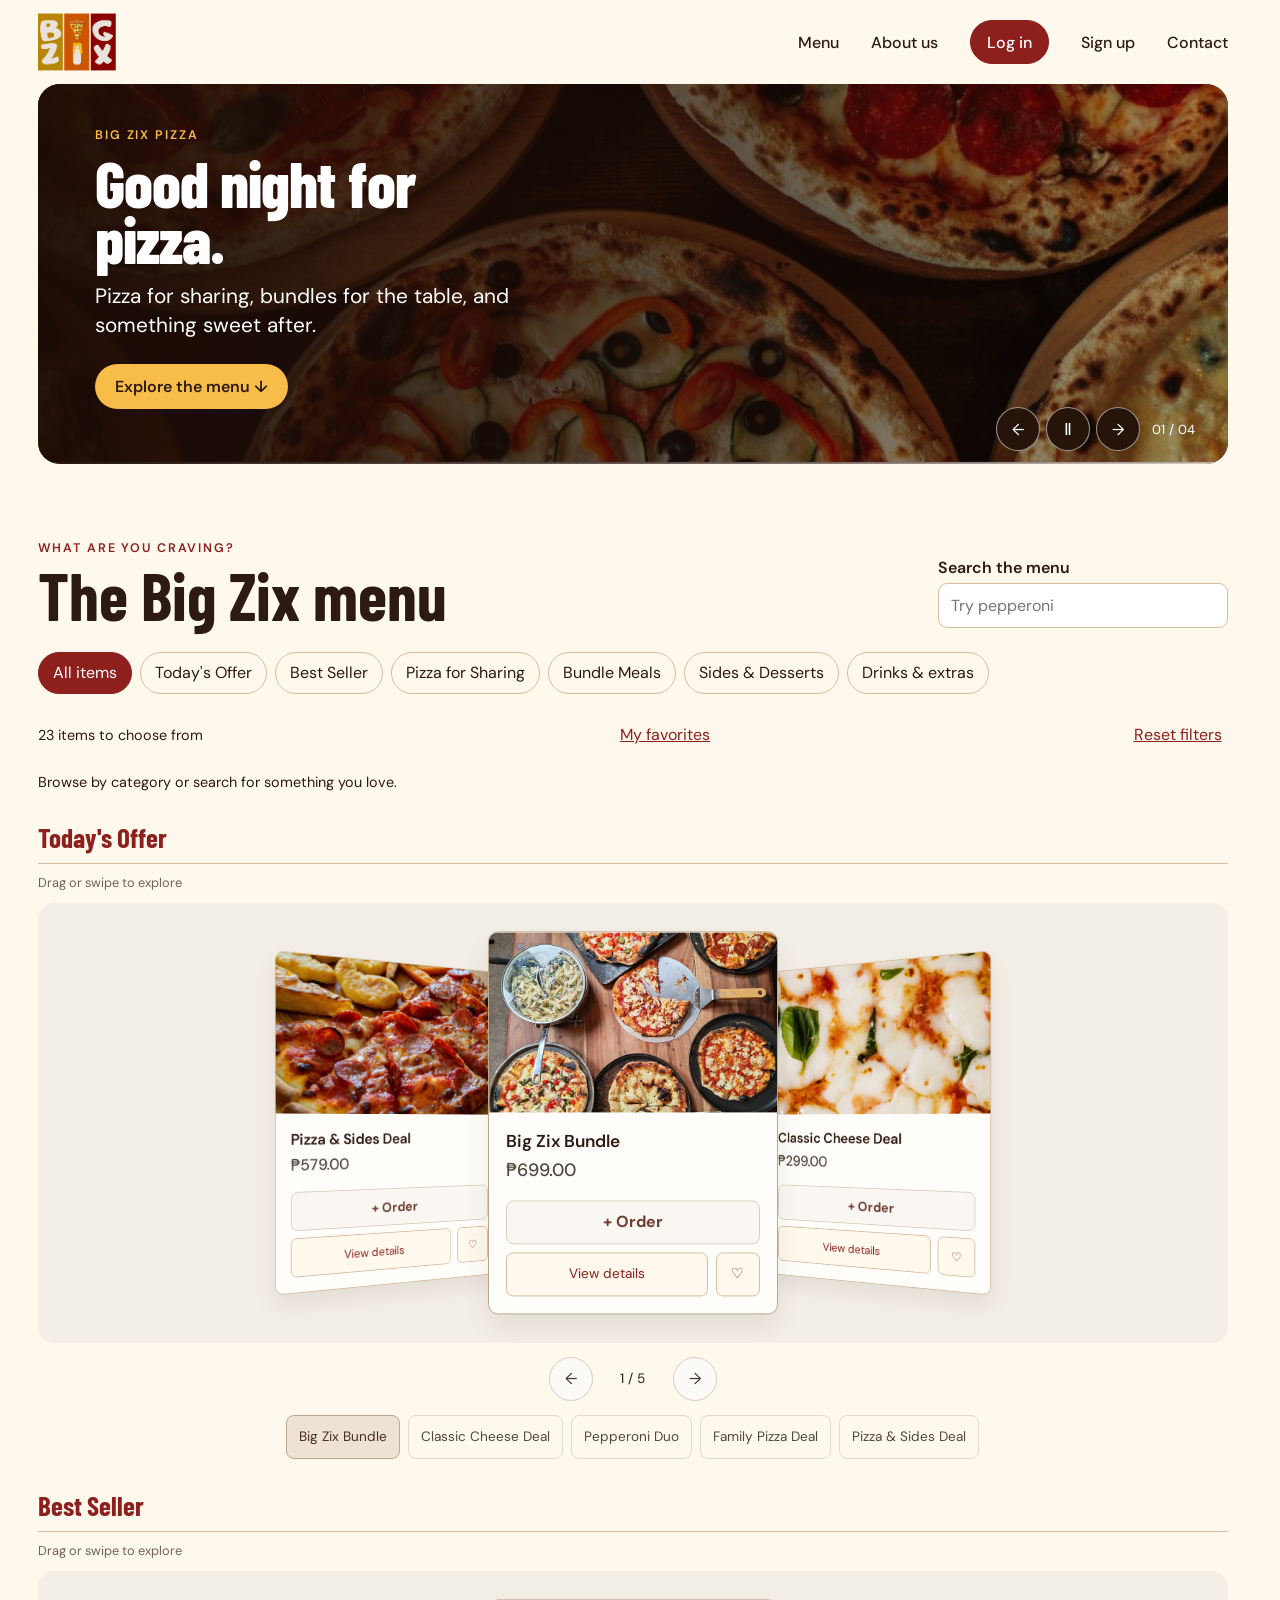
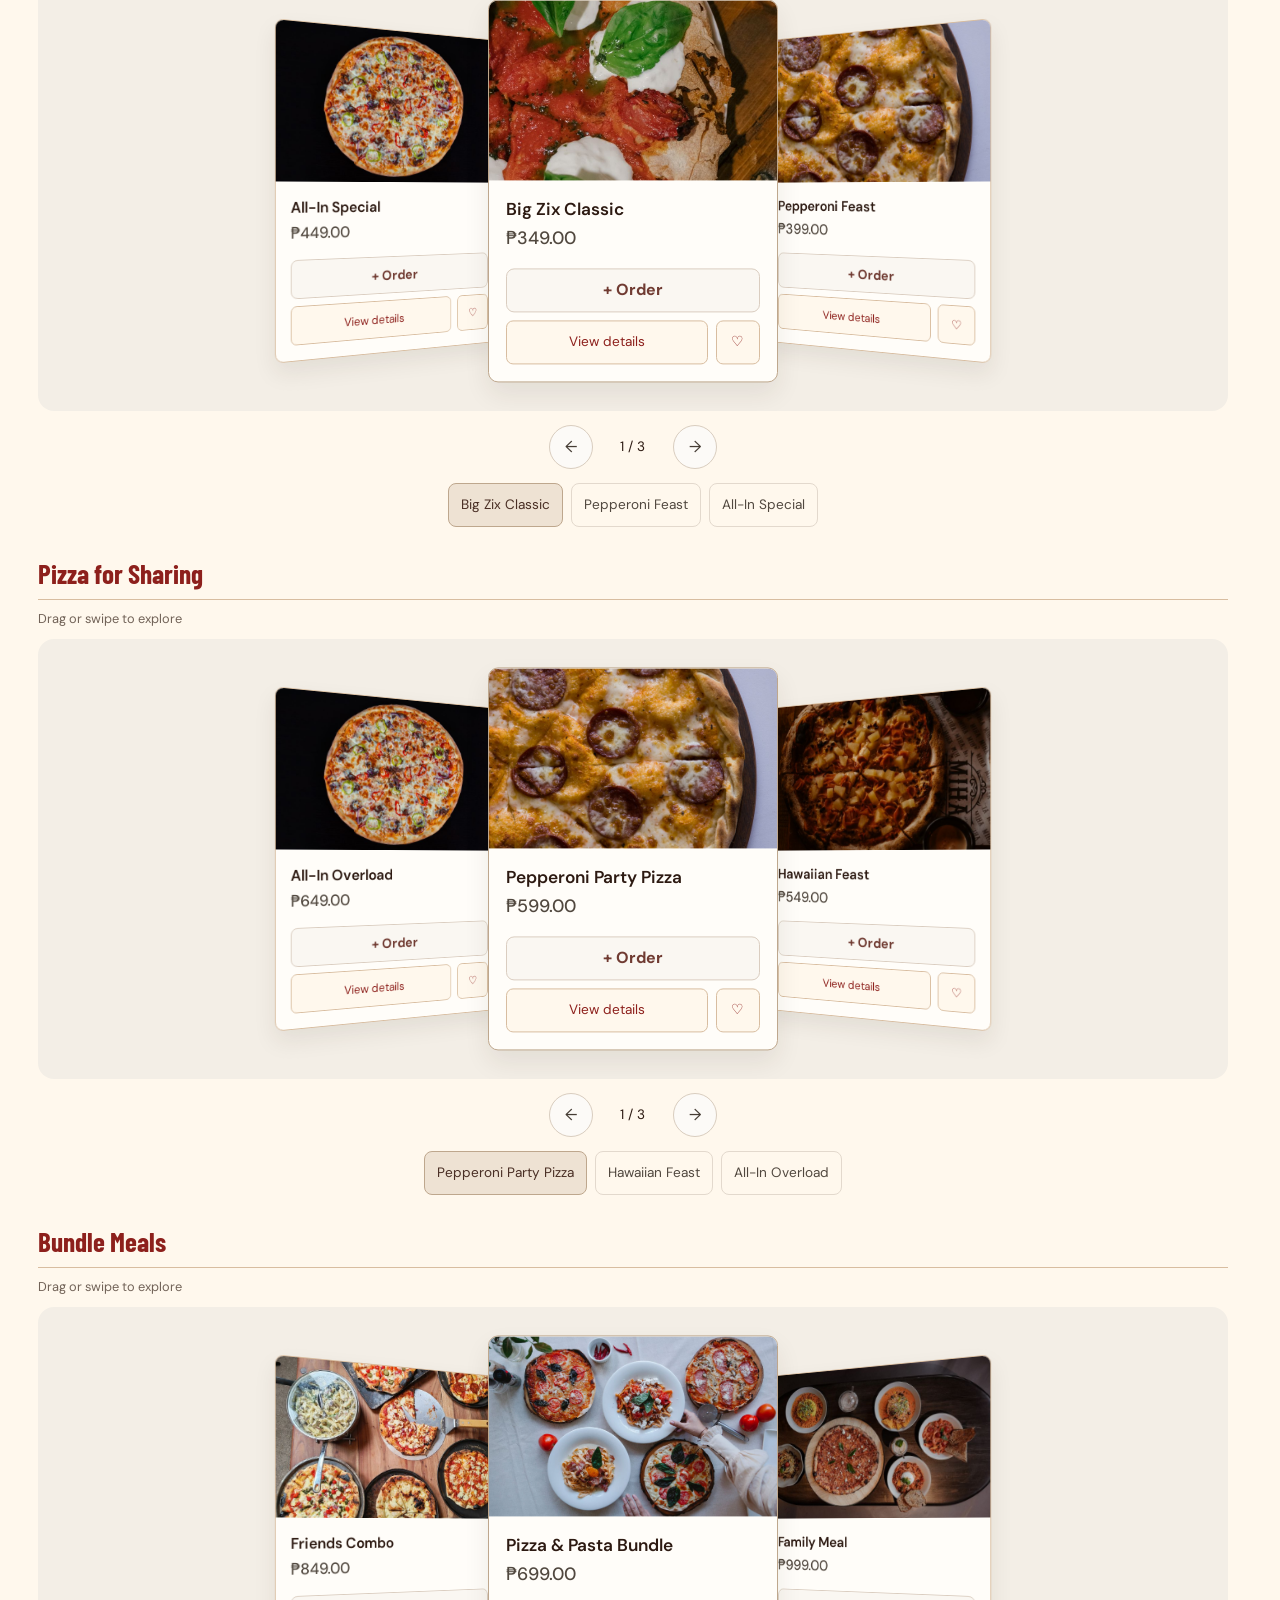
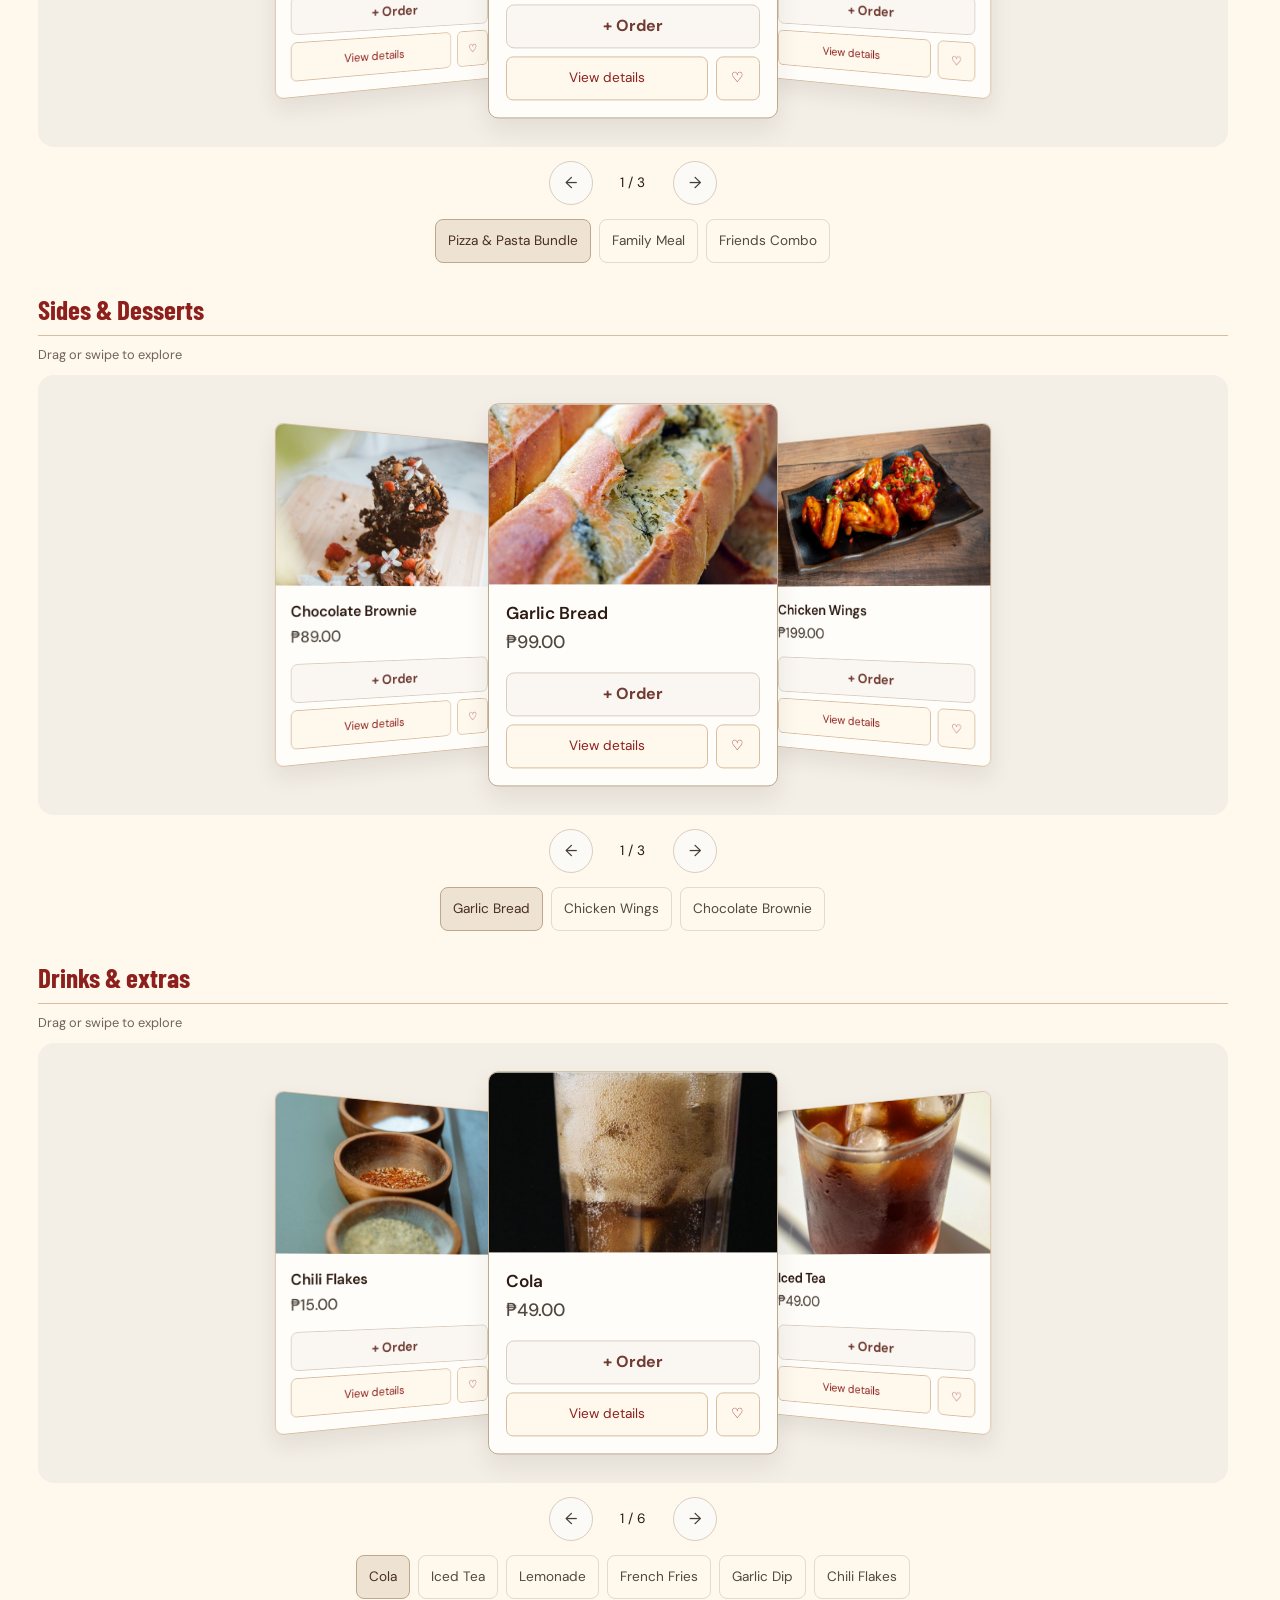
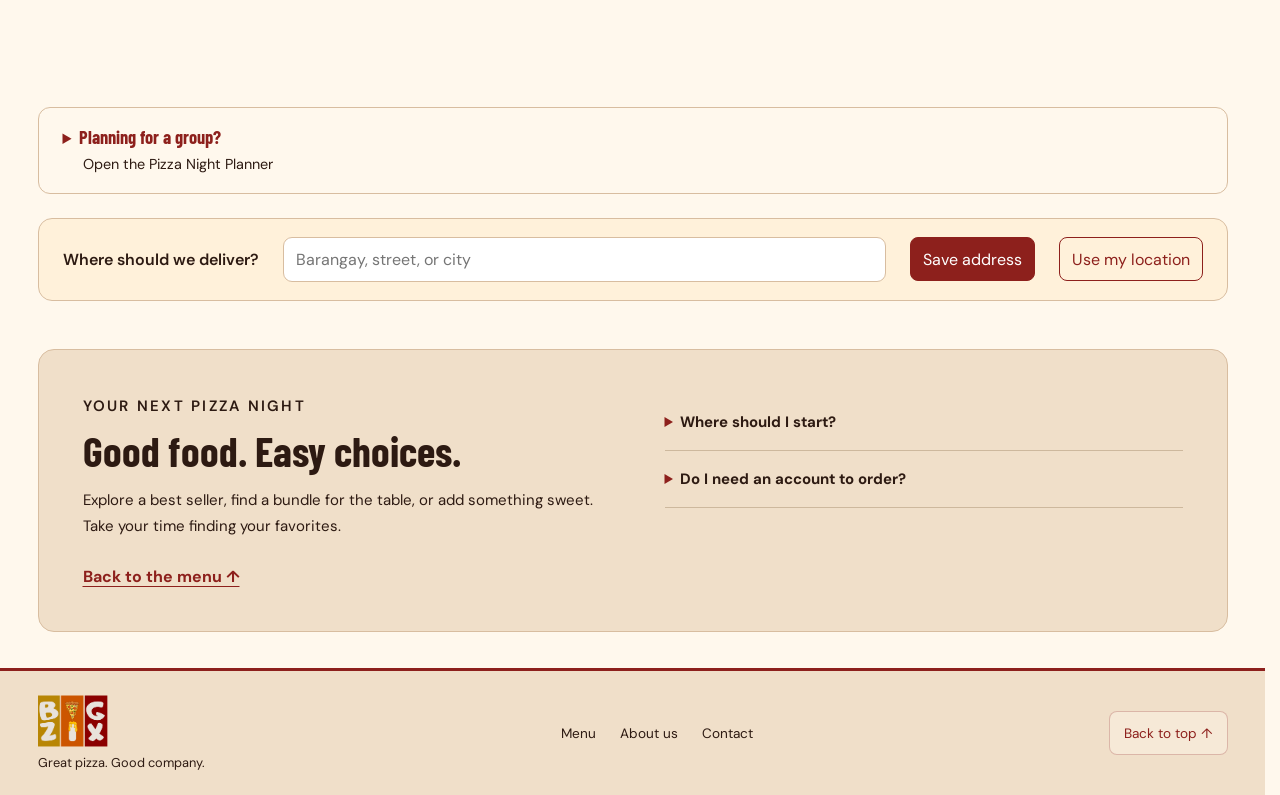
<file: index.html>
<!doctype html>
<html lang="en">
  <head>
    <meta charset="utf-8" />
    <meta name="viewport" content="width=device-width, initial-scale=1" />
    <meta
      name="description"
      content="Explore Big Zix pizza, bundles, sides, and desserts."
    />
    <title>Big Zix | Pizza &amp; Menu</title>
    <link rel="preconnect" href="https://fonts.googleapis.com" />
    <link rel="preconnect" href="https://fonts.gstatic.com" crossorigin />
    <link
      rel="stylesheet"
      href="https://fonts.googleapis.com/css2?family=Barlow+Condensed:wght@600;700;800&amp;family=DM+Sans:wght@400;500;600;700&amp;display=swap"
    />
    <link rel="stylesheet" href="./styles/menu.css?v=20261119-1" />
    <link rel="stylesheet" href="./styles/menu-polish.css?v=20261119-2" />
    <link rel="stylesheet" href="./styles/auth-popup.css?v=20261113-4" />
    <link rel="stylesheet" href="./styles/product-details.css?v=2" />
    <link rel="stylesheet" href="./styles/site-polish.css?v=20261119-1" />
  </head>
  <body id="home">
    <header class="masthead wrap">
      <a class="brand" href="#home"
        ><img src="./assets/logo.png" alt="Big Zix home"
      /></a>
      <nav class="nav" aria-label="Main navigation">
        <a href="#menu">Menu</a>
        <a href="./about-us.html">About us</a>
        <button class="cart-button" id="cart-button" type="button">
          Log in
        </button>
        <a href="./LOGIN/register.html">Sign up</a>
        <a href="./contact.html">Contact</a>
      </nav>
    </header>
    <main class="wrap">
      <section class="hero" aria-labelledby="headline">
        <div class="hero-slide-window" aria-hidden="true">
          <div class="hero-slide-track">
            <img
              src="./assets/poster.jpg"
              alt=""
              decoding="async"
              fetchpriority="high"
            /><img
              src="./assets/menu/pexels-7813574.jpg"
              alt=""
              decoding="async"
            /><img
              src="./assets/menu/pexels-6223229.jpg"
              alt=""
              decoding="async"
            /><img
              src="./assets/menu/pexels-29908653.jpg"
              alt=""
              decoding="async"
            />
          </div>
        </div>
        <div class="hero-copy">
          <p class="kicker">Big Zix Pizza</p>
          <h1 id="headline">Good night for pizza.</h1>
          <p>
            Pizza for sharing, bundles for the table, and something sweet after.
          </p>
          <a class="cta" href="#menu">Explore the menu ↓</a>
        </div>
        <div
          class="hero-controls"
          role="group"
          aria-label="Featured products"
          hidden
        >
          <button type="button" data-slide="-1" aria-label="Previous product">
            ←
          </button>
          <button
            type="button"
            id="hero-pause"
            aria-label="Pause photo rotation"
          >
            <span aria-hidden="true">Ⅱ</span>
          </button>
          <button type="button" data-slide="1" aria-label="Next product">
            →
          </button>
          <span class="slide-number" aria-hidden="true">01 / 04</span>
        </div>
      </section>
      <section class="menu" id="menu" aria-labelledby="menu-title">
        <div class="menu-heading">
          <div>
            <p class="kicker">What are you craving?</p>
            <h2 id="menu-title">The Big Zix menu</h2>
          </div>
          <div class="search" role="search" aria-label="Search the menu">
            <label for="product-search">Search the menu</label>
            <input
              id="product-search"
              type="search"
              placeholder="Try pepperoni"
            />
          </div>
        </div>
        <div class="filters" role="group" aria-label="Filter menu by category">
          <button type="button" data-category="all" aria-pressed="true">
            All items
          </button>
          <button
            type="button"
            data-category="todays-offer"
            aria-pressed="false"
          >
            Today's Offer
          </button>
          <button
            type="button"
            data-category="best-seller"
            aria-pressed="false"
          >
            Best Seller
          </button>
          <button
            type="button"
            data-category="pizza-sharing"
            aria-pressed="false"
          >
            Pizza for Sharing
          </button>
          <button
            type="button"
            data-category="bundle-meals"
            aria-pressed="false"
          >
            Bundle Meals
          </button>
          <button
            type="button"
            data-category="sides-desserts"
            aria-pressed="false"
          >
            Sides &amp; Desserts
          </button>
          <button
            type="button"
            data-category="drinks-extras"
            aria-pressed="false"
          >
            Drinks &amp; extras
          </button>
        </div>
        <div class="menu-tools">
          <p id="menu-count" role="status"></p>
          <button id="favorites-filter" type="button" aria-pressed="false">
            My favorites
          </button>
          <button id="reset-menu" type="button">Reset filters</button>
        </div>
        <p class="menu-hint">
          Browse by category or search for something you love.
        </p>
        <p id="empty-menu" role="status" hidden>
          No matches. Try a different search or category.
        </p>

        <section
          class="category"
          data-section="todays-offer"
          aria-labelledby="todays-offer"
        >
          <h3 id="todays-offer">Today's Offer</h3>
          <ul class="items">
            <li>
              <img
                class="item-photo"
                src="./assets/menu/pexels-33722680.jpg"
                alt=""
                loading="lazy"
                decoding="async"
              />
              <div class="item-details">
                <h4>Big Zix Bundle</h4>
                <p>₱699</p>
              </div>
            </li>
            <li>
              <img
                class="item-photo"
                src="./assets/menu/pexels-13310433.jpg"
                alt=""
                loading="lazy"
                decoding="async"
              />
              <div class="item-details">
                <h4>Classic Cheese Deal</h4>
                <p>₱299</p>
              </div>
            </li>
            <li>
              <img
                class="item-photo"
                src="./assets/menu/pexels-7813574.jpg"
                alt=""
                loading="lazy"
                decoding="async"
              />
              <div class="item-details">
                <h4>Pepperoni Duo</h4>
                <p>₱549</p>
              </div>
            </li>
            <li>
              <img
                class="item-photo"
                src="./assets/menu/pexels-28153641.jpg"
                alt=""
                loading="lazy"
                decoding="async"
              />
              <div class="item-details">
                <h4>Family Pizza Deal</h4>
                <p>₱899</p>
              </div>
            </li>
            <li>
              <img
                class="item-photo"
                src="./assets/menu/pexels-5017829.jpg"
                alt=""
                loading="lazy"
                decoding="async"
              />
              <div class="item-details">
                <h4>Pizza &amp; Sides Deal</h4>
                <p>₱579</p>
              </div>
            </li>
          </ul>
        </section>

        <section
          class="category"
          data-section="best-seller"
          aria-labelledby="best-seller"
        >
          <h3 id="best-seller">Best Seller</h3>
          <ul class="items">
            <li>
              <img
                class="item-photo"
                src="./assets/menu/pexels-30232160.jpg"
                alt=""
                loading="lazy"
                decoding="async"
              />
              <div class="item-details">
                <h4>Big Zix Classic</h4>
                <p>₱349</p>
              </div>
            </li>
            <li>
              <img
                class="item-photo"
                src="./assets/menu/pexels-7813574.jpg"
                alt=""
                loading="lazy"
                decoding="async"
              />
              <div class="item-details">
                <h4>Pepperoni Feast</h4>
                <p>₱399</p>
              </div>
            </li>
            <li>
              <img
                class="item-photo"
                src="./assets/menu/pexels-27582711.jpg"
                alt=""
                loading="lazy"
                decoding="async"
              />
              <div class="item-details">
                <h4>All-In Special</h4>
                <p>₱449</p>
              </div>
            </li>
          </ul>
        </section>

        <section
          class="category"
          data-section="pizza-sharing"
          aria-labelledby="pizza-sharing"
        >
          <h3 id="pizza-sharing">Pizza for Sharing</h3>
          <ul class="items">
            <li>
              <img
                class="item-photo"
                src="./assets/menu/pexels-7813574.jpg"
                alt=""
                loading="lazy"
                decoding="async"
              />
              <div class="item-details">
                <h4>Pepperoni Party Pizza</h4>
                <p>₱599</p>
              </div>
            </li>
            <li>
              <img
                class="item-photo"
                src="./assets/menu/pexels-32611521.jpg"
                alt=""
                loading="lazy"
                decoding="async"
              />
              <div class="item-details">
                <h4>Hawaiian Feast</h4>
                <p>₱549</p>
              </div>
            </li>
            <li>
              <img
                class="item-photo"
                src="./assets/menu/pexels-27582711.jpg"
                alt=""
                loading="lazy"
                decoding="async"
              />
              <div class="item-details">
                <h4>All-In Overload</h4>
                <p>₱649</p>
              </div>
            </li>
          </ul>
        </section>

        <section
          class="category"
          data-section="bundle-meals"
          aria-labelledby="bundle-meals"
        >
          <h3 id="bundle-meals">Bundle Meals</h3>
          <ul class="items">
            <li>
              <img
                class="item-photo"
                src="./assets/menu/pexels-6223229.jpg"
                alt=""
                loading="lazy"
                decoding="async"
              />
              <div class="item-details">
                <h4>Pizza &amp; Pasta Bundle</h4>
                <p>₱699</p>
              </div>
            </li>
            <li>
              <img
                class="item-photo"
                src="./assets/menu/pexels-31142295.jpg"
                alt=""
                loading="lazy"
                decoding="async"
              />
              <div class="item-details">
                <h4>Family Meal</h4>
                <p>₱999</p>
              </div>
            </li>
            <li>
              <img
                class="item-photo"
                src="./assets/menu/pexels-33722680.jpg"
                alt=""
                loading="lazy"
                decoding="async"
              />
              <div class="item-details">
                <h4>Friends Combo</h4>
                <p>₱849</p>
              </div>
            </li>
          </ul>
        </section>

        <section
          class="category"
          data-section="sides-desserts"
          aria-labelledby="sides-desserts"
        >
          <h3 id="sides-desserts">Sides &amp; Desserts</h3>
          <ul class="items">
            <li>
              <img
                class="item-photo"
                src="./assets/menu/pexels-37043987.jpg"
                alt=""
                loading="lazy"
                decoding="async"
              />
              <div class="item-details">
                <h4>Garlic Bread</h4>
                <p>₱99</p>
              </div>
            </li>
            <li>
              <img
                class="item-photo"
                src="./assets/menu/pexels-29908653.jpg"
                alt=""
                loading="lazy"
                decoding="async"
              />
              <div class="item-details">
                <h4>Chicken Wings</h4>
                <p>₱199</p>
              </div>
            </li>
            <li>
              <img
                class="item-photo"
                src="./assets/menu/pexels-6390686.jpg"
                alt=""
                loading="lazy"
                decoding="async"
              />
              <div class="item-details">
                <h4>Chocolate Brownie</h4>
                <p>₱89</p>
              </div>
            </li>
          </ul>
        </section>
        <section
          class="category"
          data-section="drinks-extras"
          aria-labelledby="drinks-extras"
        >
          <h3 id="drinks-extras">Drinks &amp; extras</h3>
          <ul class="items">
            <li>
              <img
                class="item-photo"
                src="./assets/menu/pexels-8879626.jpg"
                alt=""
                loading="lazy"
                decoding="async"
              />
              <div class="item-details">
                <h4>Cola</h4>
                <p>₱49</p>
              </div>
            </li>
            <li>
              <img
                class="item-photo"
                src="./assets/menu/pexels-18263138.jpg"
                alt=""
                loading="lazy"
                decoding="async"
              />
              <div class="item-details">
                <h4>Iced Tea</h4>
                <p>₱49</p>
              </div>
            </li>
            <li>
              <img
                class="item-photo"
                src="./assets/menu/pexels-33107436.jpg"
                alt=""
                loading="lazy"
                decoding="async"
              />
              <div class="item-details">
                <h4>Lemonade</h4>
                <p>₱69</p>
              </div>
            </li>
            <li>
              <img
                class="item-photo"
                src="./assets/menu/pexels-5860680.jpg"
                alt=""
                loading="lazy"
                decoding="async"
              />
              <div class="item-details">
                <h4>French Fries</h4>
                <p>₱89</p>
              </div>
            </li>
            <li>
              <img
                class="item-photo"
                src="./assets/menu/pexels-9304931.jpg"
                alt=""
                loading="lazy"
                decoding="async"
              />
              <div class="item-details">
                <h4>Garlic Dip</h4>
                <p>₱25</p>
              </div>
            </li>
            <li>
              <img
                class="item-photo"
                src="./assets/menu/pexels-11733646.jpg"
                alt=""
                loading="lazy"
                decoding="async"
              />
              <div class="item-details">
                <h4>Chili Flakes</h4>
                <p>₱15</p>
              </div>
            </li>
          </ul>
        </section>
      </section>
      <details
        class="planner-panel"
        id="pizza-planner"
        aria-labelledby="planner-title"
      >
        <summary>
          <h2 id="planner-title">Planning for a group?</h2>
          <span>Open the Pizza Night Planner</span>
        </summary>
        <div class="planner-content">
          <div>
            <p>Set your budget. Find a meal for the table.</p>
            <form id="planner-form">
              <label
                >People
                <input
                  name="people"
                  type="number"
                  min="1"
                  max="30"
                  value="4"
                  required
              /></label>
              <label
                >Food budget (₱)
                <input
                  name="budget"
                  type="number"
                  min="1"
                  step="0.01"
                  value="1200"
                  required
              /></label>
              <label
                >What's the plan?
                <select name="mood">
                  <option value="balanced">Pizza, sides and drinks</option>
                  <option value="pizza">Pizza and sides</option>
                  <option value="bundles">Start with a bundle</option>
                </select>
              </label>
              <button type="submit">Build my plan</button>
            </form>
          </div>
          <div>
            <h3>Your meal plan</h3>
            <p id="planner-status" role="status"></p>
            <ul id="planner-items"></ul>
            <button
              type="button"
              id="planner-order"
              aria-haspopup="dialog"
              hidden
            >
              Order this meal
            </button>
          </div>
        </div>
      </details>
      <form class="delivery" id="delivery-form" aria-label="Delivery location">
        <label for="delivery-address">Where should we deliver?</label>
        <input
          id="delivery-address"
          type="text"
          autocomplete="street-address"
          placeholder="Barangay, street, or city"
          maxlength="200"
        />
        <button type="submit">Save address</button>
        <button type="button" id="locate">Use my location</button>
        <p class="delivery-status" id="delivery-status" role="status"></p>
      </form>
      <section class="menu-help" aria-labelledby="menu-help-title">
        <div class="menu-help-intro">
          <p class="kicker">Your next pizza night</p>
          <h2 id="menu-help-title">Good food. Easy choices.</h2>
          <p>
            Explore a best seller, find a bundle for the table, or add something
            sweet. Take your time finding your favorites.
          </p>
          <a class="help-menu-link" href="#menu">Back to the menu ↑</a>
        </div>
        <div class="menu-faq">
          <details>
            <summary>Where should I start?</summary>
            <p>
              Try Best Seller for pizza favorites, Bundle Meals for a shared
              spread, or Sides &amp; Desserts for a little extra. Use the search
              box to find a dish by name.
            </p>
          </details>
          <details>
            <summary>Do I need an account to order?</summary>
            <p>
              Yes. You must log in or create an account before placing an order.
              You can browse the menu and prices without an account.
            </p>
          </details>
        </div>
      </section>
    </main>
    <footer class="site-footer" aria-label="Big Zix footer">
      <div class="footer-inner wrap">
        <div class="footer-brand">
          <a class="footer-logo" href="./index.html" aria-label="Big Zix home"
            ><img src="./assets/logo.png" alt="Big Zix"
          /></a>
          <p>Great pizza. Good company.</p>
        </div>
        <nav class="footer-nav" aria-label="Footer navigation">
          <a href="#menu">Menu</a>
          <a href="./about-us.html">About us</a>
          <a href="./contact.html">Contact</a>
        </nav>
        <a class="footer-top-link" href="#home">Back to top ↑</a>
      </div>
    </footer>

    <dialog
      class="order-dialog"
      id="order-dialog"
      aria-labelledby="order-title"
    >
      <form method="dialog">
        <button class="dialog-close" aria-label="Close">×</button>
      </form>
      <p class="kicker" id="order-kicker">Big Zix</p>
      <h2 id="order-title"></h2>
      <p id="order-message"></p>
      <ul class="cart-list" id="cart-list" hidden></ul>
      <form id="checkout-form" hidden>
        <label for="order-method">How will you get your order?</label>
        <select id="order-method" name="method">
          <option value="pickup">Pickup</option>
          <option value="delivery">Delivery</option>
        </select>
        <div id="order-address-field" hidden>
          <label for="order-address">Delivery address</label>
          <input
            id="order-address"
            name="address"
            autocomplete="street-address"
            maxlength="200"
          />
        </div>
        <details class="optional-extras">
          <summary>Add drinks, sides or dips (optional)</summary>
          <fieldset class="checkout-extras">
            <legend>Want to add anything?</legend>
            <p>
              Pick a drink, side, dip, or dessert. You can also skip straight to
              confirming your order.
            </p>
            <ul id="checkout-extras-list"></ul>
          </fieldset>
        </details>
        <p class="checkout-note">
          Review your items, quantities, and delivery details before confirming.
        </p>
      </form>
      <div class="dialog-actions" id="order-actions"></div>
      <p id="order-status" role="status" hidden></p>
    </dialog>
    <aside
      id="cart-summary"
      class="cart-summary"
      aria-label="Order summary"
      hidden
    >
      <div>
        <strong>Your next pizza night</strong>
        <p id="cart-total"></p>
      </div>
      <button type="button" id="view-cart" aria-haspopup="dialog">
        View cart →
      </button>
    </aside>
    <p id="menu-feedback" class="menu-feedback" role="status"></p>
    <dialog
      id="account-dialog"
      class="account-dialog"
      aria-labelledby="account-title"
      aria-describedby="account-message"
    >
      <button
        type="button"
        id="close-account"
        aria-label="Close login reminder"
      >
        ×
      </button>
      <p class="account-kicker">Before you order</p>
      <h2 id="account-title">Please log in first.</h2>
      <p id="account-message">
        You need to log in before ordering. New to Big Zix? Create an account to
        get started.
      </p>
      <div class="account-actions">
        <a class="account-login" href="./LOGIN/LOGIN.html">Log in</a>
        <a class="account-signup" href="./LOGIN/register.html">Sign up</a>
      </div>
      <button type="button" id="continue-browsing">Keep browsing</button>
    </dialog>
    <script src="./scripts/auth-popup.js?v=20261118-2" defer></script>
    <script src="./scripts/menu.js?v=20261119-swipe2" defer></script>
    <script src="./scripts/planner.js?v=20261119-2" defer></script>
    <dialog id="product-dialog" aria-labelledby="product-title">
      <form method="dialog">
        <button aria-label="Close product details">Close</button>
      </form>
      <img id="product-photo" alt="" />
      <p id="product-category"></p>
      <h2 id="product-title"></h2>
      <p id="product-price"></p>
      <div class="product-dialog-actions">
        <button id="product-favorite" type="button" aria-haspopup="dialog">
          Save favorite
        </button>
        <button id="product-order" type="button" aria-haspopup="dialog">
          Order
        </button>
      </div>
    </dialog>
    <script src="./scripts/product-details.js?v=2" defer></script>
    <script src="./scripts/hero-swipe.js?v=20261119-swipe2" defer></script>
  </body>
</html>
</file>
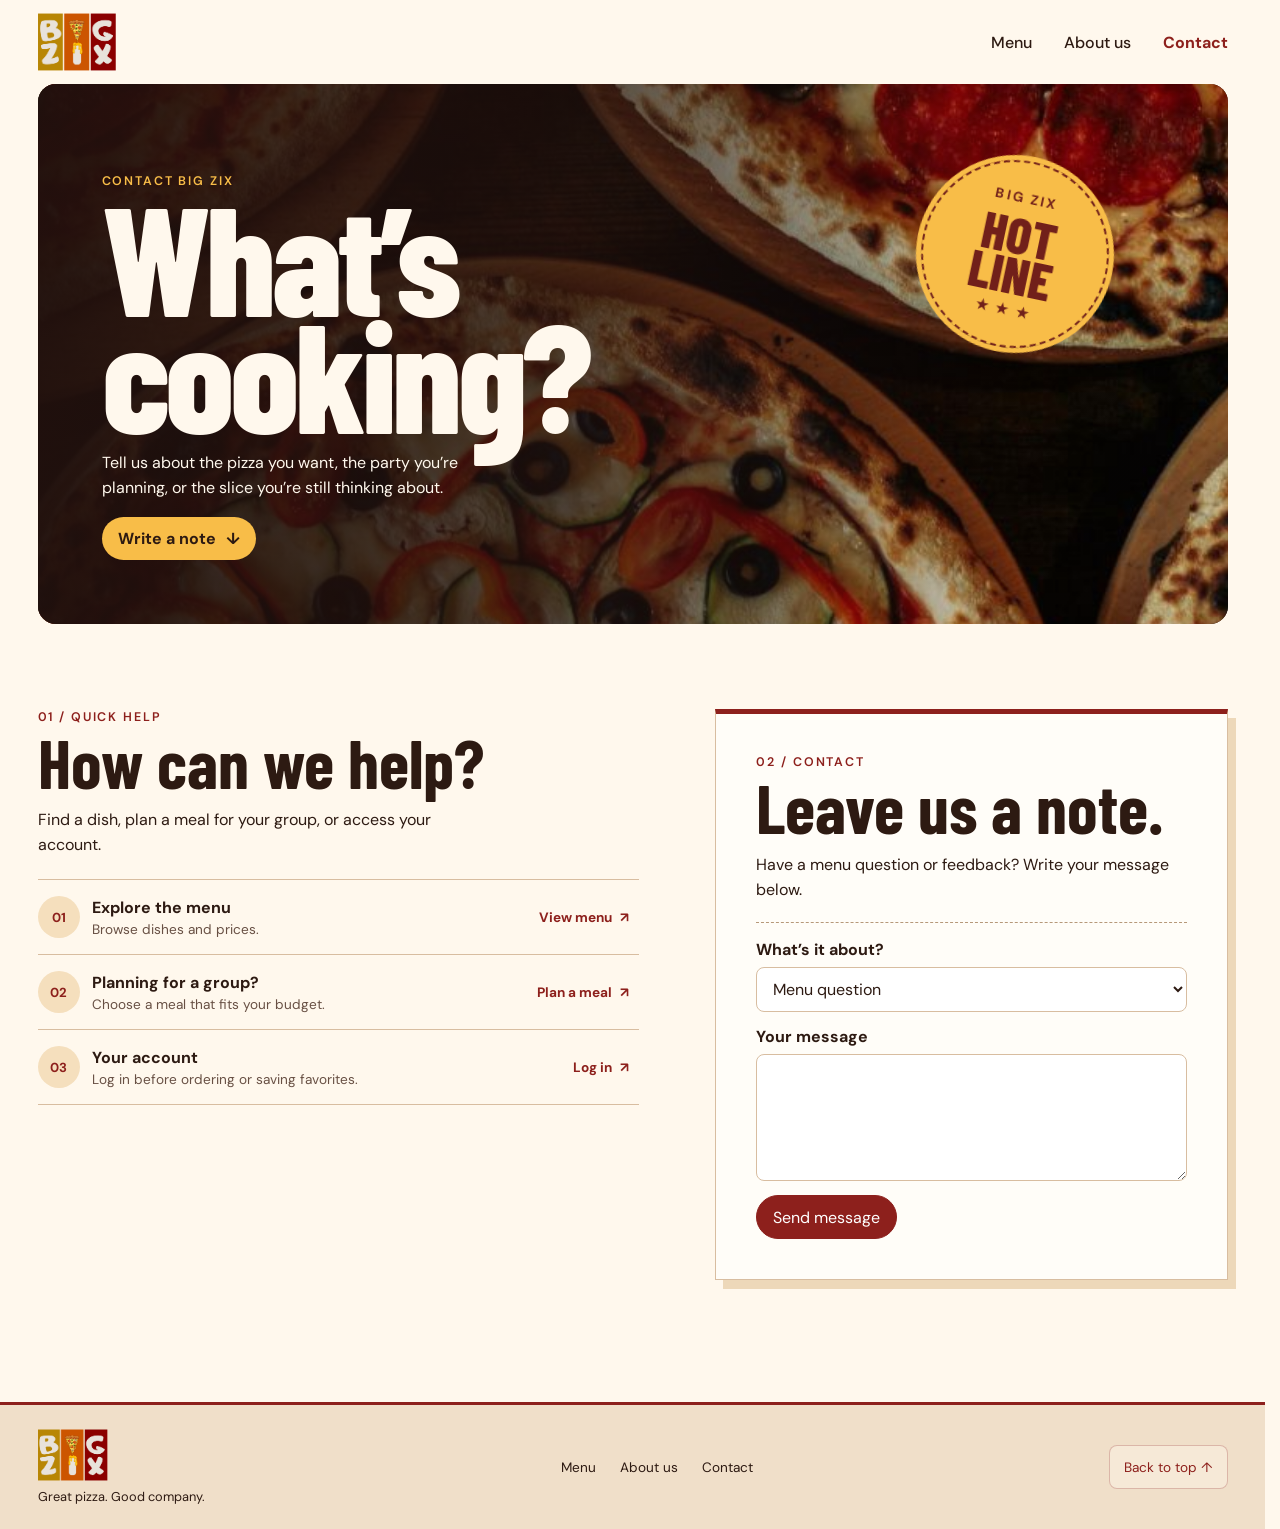
<file: contact.html>
<!doctype html>
<html lang="en">
  <head>
    <meta charset="utf-8" />
    <meta name="viewport" content="width=device-width, initial-scale=1" />
    <meta
      name="description"
      content="Contact Big Zix about our menu, group orders, or feedback."
    />
    <title>Contact | Big Zix</title>
    <link rel="preconnect" href="https://fonts.googleapis.com" />
    <link rel="preconnect" href="https://fonts.gstatic.com" crossorigin />
    <link
      rel="stylesheet"
      href="https://fonts.googleapis.com/css2?family=Barlow+Condensed:wght@600;700;800&amp;family=DM+Sans:wght@400;500;600;700&amp;display=swap"
    />
    <link rel="stylesheet" href="./styles/menu.css" />
    <link rel="stylesheet" href="./styles/contact.css?v=20261119-3" />
    <script src="./scripts/contact.js?v=20261119-3" defer></script>
    <link rel="stylesheet" href="./styles/site-polish.css?v=20261119-1" />
  </head>
  <body id="home">
    <header class="masthead wrap">
      <a class="brand" href="./index.html"
        ><img src="./assets/logo.png" alt="Big Zix home"
      /></a>
      <nav class="nav" aria-label="Main navigation">
        <a href="./index.html#menu">Menu</a>
        <a href="./about-us.html">About us</a>
        <a href="./contact.html" aria-current="page">Contact</a>
      </nav>
    </header>
    <main class="contact-main wrap">
      <section class="contact-hero" aria-labelledby="contact-title">
        <img
          class="contact-photo"
          src="./assets/poster.jpg"
          alt=""
          fetchpriority="high"
        />
        <div class="contact-intro">
          <p class="kicker">Contact Big Zix</p>
          <h1 id="contact-title">What’s<br />cooking?</h1>
          <p>
            Tell us about the pizza you want, the party you’re planning, or the
            slice you’re still thinking about.
          </p>
          <a href="#contact-note"
            >Write a note <span aria-hidden="true">↓</span></a
          >
        </div>
        <div class="pizza-stamp" aria-hidden="true">
          <span>BIG ZIX</span><strong>HOT<br />LINE</strong><span>★ ★ ★</span>
        </div>
      </section>
      <div class="contact-grid">
        <section class="contact-help" aria-labelledby="help-title">
          <p class="kicker section-label">01 / Quick help</p>
          <h2 id="help-title">How can we help?</h2>
          <p class="contact-description">
            Find a dish, plan a meal for your group, or access your account.
          </p>
          <ul class="contact-links">
            <li>
              <span class="contact-monogram" aria-hidden="true">01</span>
              <div class="contact-detail">
                <h3>Explore the menu</h3>
                <p>Browse dishes and prices.</p>
              </div>
              <a href="./index.html#menu"
                >View menu <span aria-hidden="true">↗</span></a
              >
            </li>
            <li>
              <span class="contact-monogram" aria-hidden="true">02</span>
              <div class="contact-detail">
                <h3>Planning for a group?</h3>
                <p>Choose a meal that fits your budget.</p>
              </div>
              <a href="./index.html#pizza-planner"
                >Plan a meal <span aria-hidden="true">↗</span></a
              >
            </li>
            <li>
              <span class="contact-monogram" aria-hidden="true">03</span>
              <div class="contact-detail">
                <h3>Your account</h3>
                <p>Log in before ordering or saving favorites.</p>
              </div>
              <a href="./LOGIN/LOGIN.html"
                >Log in <span aria-hidden="true">↗</span></a
              >
            </li>
          </ul>
        </section>
        <section
          class="contact-note"
          id="contact-note"
          aria-labelledby="contact-form-title"
        >
          <header>
            <p class="kicker section-label">02 / Contact</p>
            <h2 id="contact-form-title">Leave us a note.</h2>
            <p>Have a menu question or feedback? Write your message below.</p>
          </header>
          <form id="contact-form" method="post">
            <label for="contact-topic">What’s it about?</label>
            <select id="contact-topic" name="topic">
              <option>Menu question</option>
              <option>Group order</option>
              <option>Feedback</option>
              <option>Something else</option>
            </select>
            <label for="contact-message">Your message</label>
            <textarea
              id="contact-message"
              name="message"
              rows="5"
              maxlength="2000"
              required
            ></textarea>
            <button class="cart-button" type="submit">Send message</button>
            <p id="contact-status" role="status"></p>
          </form>
        </section>
      </div>
    </main>
    <footer class="site-footer" aria-label="Big Zix footer">
      <div class="footer-inner wrap">
        <div class="footer-brand">
          <a class="footer-logo" href="./index.html" aria-label="Big Zix home"
            ><img src="./assets/logo.png" alt="Big Zix"
          /></a>
          <p>Great pizza. Good company.</p>
        </div>
        <nav class="footer-nav" aria-label="Footer navigation">
          <a href="./index.html#menu">Menu</a>
          <a href="./about-us.html">About us</a>
          <a href="./contact.html" aria-current="page">Contact</a>
        </nav>
        <a class="footer-top-link" href="#home">Back to top ↑</a>
      </div>
    </footer>
  </body>
</html>
</file>
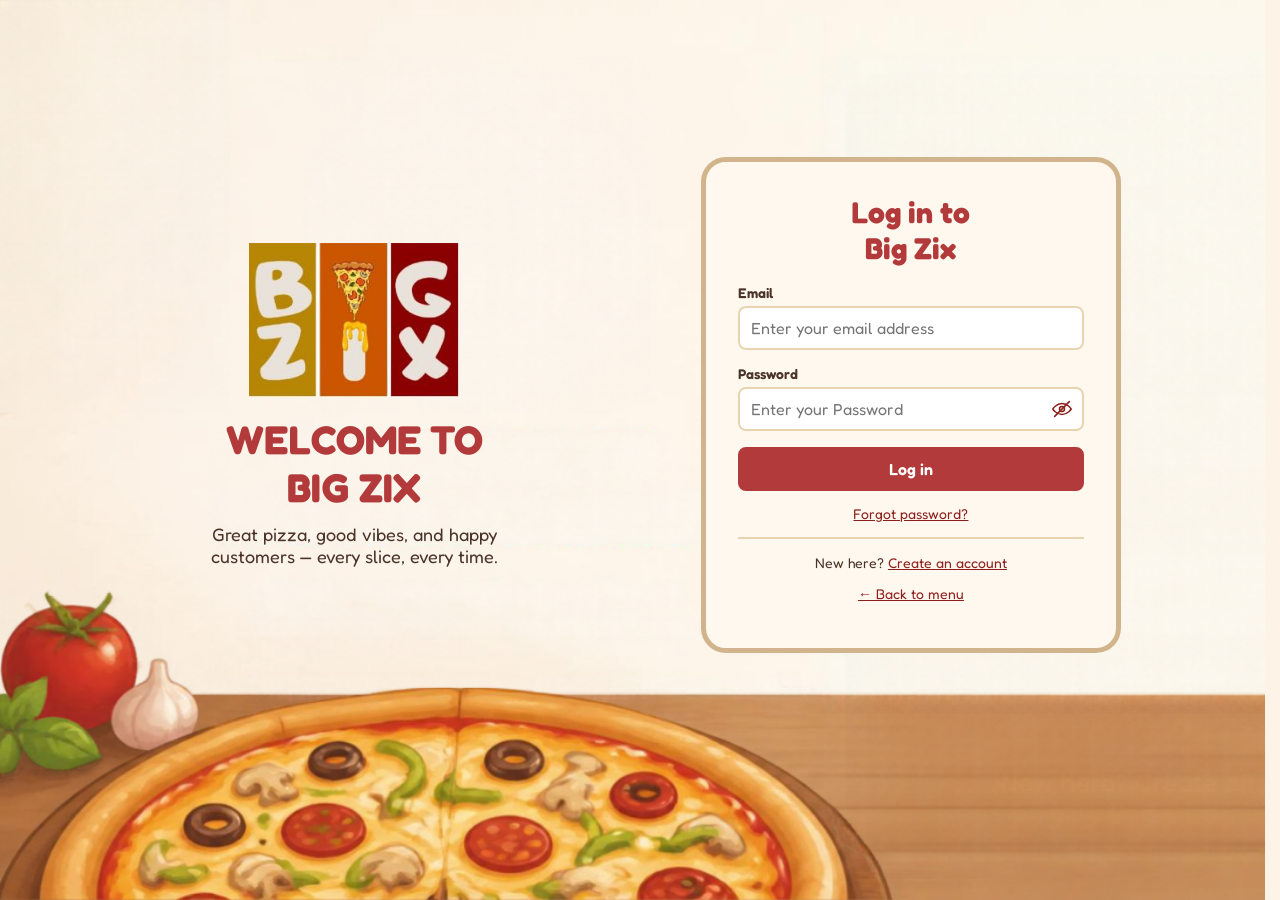
<file: LOGIN/LOGIN.html>
<!doctype html>
<html lang="en">
  <head>
    <meta charset="UTF-8" />
    <meta name="viewport" content="width=device-width, initial-scale=1" />
    <title>Log in to Big Zix</title>

    <!-- Fredoka font -->
    <link
      rel="stylesheet"
      href="https://fonts.googleapis.com/css2?family=Fredoka:wght@400;500;600;700&display=swap"
    />

    <link rel="stylesheet" href="../styles/account.css?v=20261119-1" />
    <link rel="stylesheet" href="../styles/site-polish.css?v=20261119-1" />
  </head>

  <body>
    <img class="background" src="../assets/BACKGROUND.png" alt="" />

    <header class="welcome">
      <img class="logo" src="../assets/account-logo.jpg" alt="Big Zix logo" />
      <p class="welcome-heading">WELCOME TO<br />BIG ZIX</p>
      <p>
        Great pizza, good vibes, and happy<br />customers — every slice, every
        time.
      </p>
    </header>
    <main class="card">
      <h1>Log in to<br />Big Zix</h1>

      <form method="post">
        <div class="field">
          <label for="account-email">Email</label
          ><input
            type="email"
            name="email"
            id="account-email"
            placeholder="Enter your email address"
            required
          />
        </div>

        <label for="account-password">Password</label>
        <div class="password-box">
          <input
            type="password"
            name="password"
            id="account-password"
            placeholder="Enter your Password"
            required
          />
          <button
            class="password-toggle"
            type="button"
            aria-label="Show password"
            aria-pressed="false"
          >
            <svg
              viewBox="0 0 24 24"
              width="22"
              height="22"
              fill="none"
              stroke="currentColor"
              stroke-width="1.7"
              stroke-linecap="round"
              stroke-linejoin="round"
              aria-hidden="true"
            >
              <path d="M2 12s3.5-6 10-6 10 6 10 6-3.5 6-10 6-10-6-10-6Z" />
              <circle cx="12" cy="12" r="2.7" />
              <path class="eye-slash" d="M4 20 20 4" />
            </svg>
          </button>
        </div>

        <input type="submit" id="login-btn" value="Log in" />
      </form>
      <p class="account-status" role="status"></p>

      <p class="center"><a href="#" data-reset>Forgot password?</a></p>

      <hr />

      <p class="center">
        New here? <a href="register.html">Create an account</a>
      </p>
      <p class="center"><a href="../index.html">← Back to menu</a></p>
    </main>
    <script src="../scripts/account.js?v=20261119-3" defer></script>
  </body>
</html>
</file>
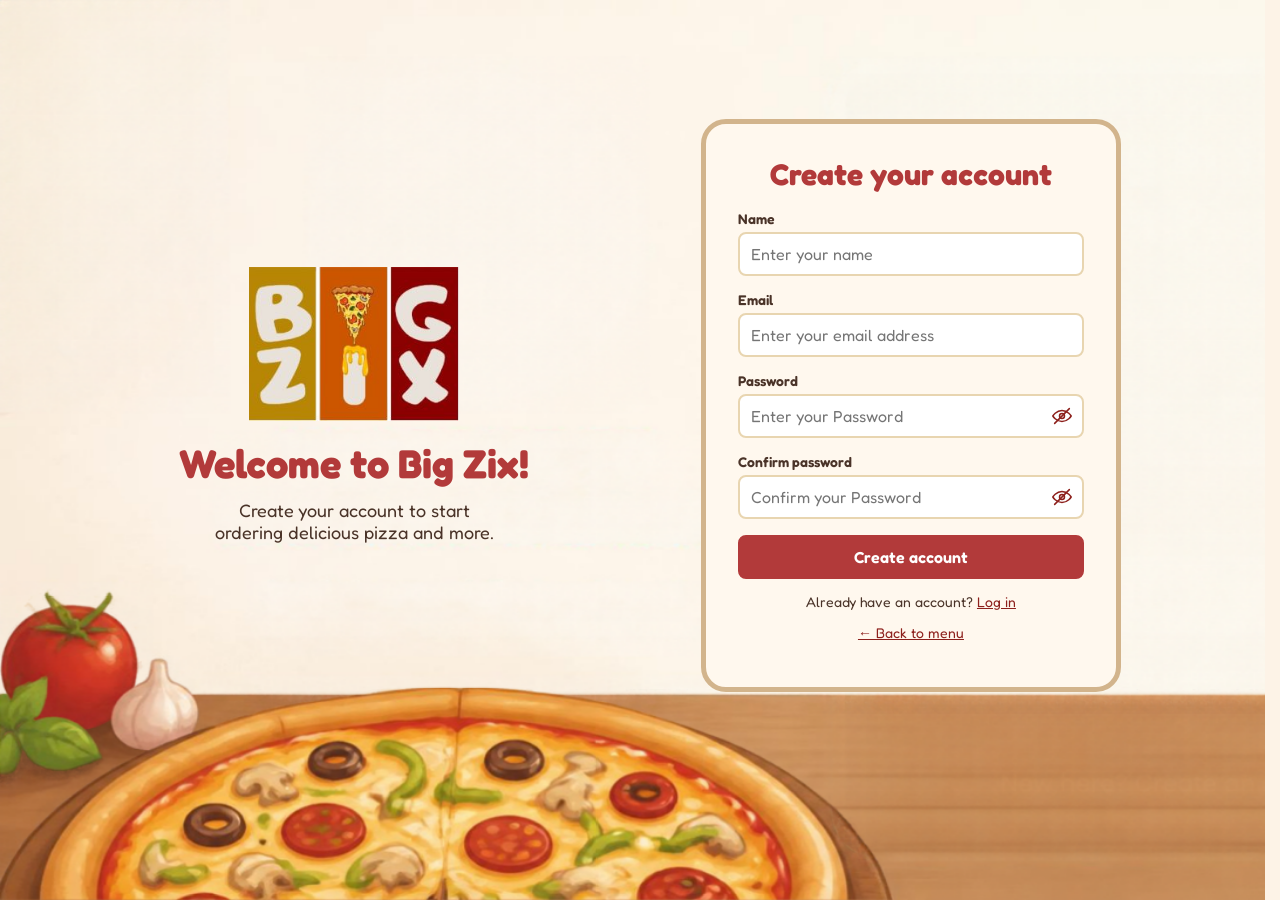
<file: LOGIN/register.html>
<!doctype html>
<html lang="en">
  <head>
    <meta charset="UTF-8" />
    <meta name="viewport" content="width=device-width, initial-scale=1.0" />
    <title>Create an account | Big Zix</title>

    <link
      href="https://fonts.googleapis.com/css2?family=Fredoka:wght@400;500;600;700&display=swap"
      rel="stylesheet"
    />

    <link rel="stylesheet" href="../styles/account.css?v=20261119-1" />
    <link rel="stylesheet" href="../styles/site-polish.css?v=20261119-1" />
  </head>

  <body>
    <img class="background" src="../assets/BACKGROUND.png" alt="" />

    <header class="welcome">
      <img class="logo" src="../assets/account-logo.jpg" alt="Big Zix logo" />
      <p class="welcome-heading">Welcome to Big Zix!</p>
      <p>
        Create your account to start<br />ordering delicious pizza and more.
      </p>
    </header>
    <main class="card">
      <h1>Create your account</h1>

      <form method="post">
        <div class="field">
          <label for="account-name">Name</label>
          <input
            type="text"
            name="name"
            id="account-name"
            placeholder="Enter your name"
            required
          />
        </div>

        <div class="field">
          <label for="account-email">Email</label>
          <input
            type="email"
            name="email"
            id="account-email"
            placeholder="Enter your email address"
            required
          />
        </div>

        <div class="field">
          <label for="account-password">Password</label>
          <div class="password-box">
            <input
              type="password"
              name="password"
              id="account-password"
              placeholder="Enter your Password"
              required
            />
            <button
              class="password-toggle"
              type="button"
              aria-label="Show password"
              aria-pressed="false"
            >
              <svg
                viewBox="0 0 24 24"
                width="22"
                height="22"
                fill="none"
                stroke="currentColor"
                stroke-width="1.7"
                stroke-linecap="round"
                stroke-linejoin="round"
                aria-hidden="true"
              >
                <path d="M2 12s3.5-6 10-6 10 6 10 6-3.5 6-10 6-10-6-10-6Z" />
                <circle cx="12" cy="12" r="2.7" />
                <path class="eye-slash" d="M4 20 20 4" />
              </svg>
            </button>
          </div>
        </div>

        <div class="field">
          <label for="account-confirmPassword">Confirm password</label>
          <div class="password-box">
            <input
              type="password"
              name="confirmPassword"
              id="account-confirmPassword"
              placeholder="Confirm your Password"
              required
            />
            <button
              class="password-toggle"
              type="button"
              aria-label="Show password"
              aria-pressed="false"
            >
              <svg
                viewBox="0 0 24 24"
                width="22"
                height="22"
                fill="none"
                stroke="currentColor"
                stroke-width="1.7"
                stroke-linecap="round"
                stroke-linejoin="round"
                aria-hidden="true"
              >
                <path d="M2 12s3.5-6 10-6 10 6 10 6-3.5 6-10 6-10-6-10-6Z" />
                <circle cx="12" cy="12" r="2.7" />
                <path class="eye-slash" d="M4 20 20 4" />
              </svg>
            </button>
          </div>
        </div>

        <input type="submit" id="create-account" value="Create account" />
      </form>
      <p class="account-status" role="status"></p>

      <p class="login-prompt">
        Already have an account? <a href="./LOGIN.html">Log in</a>
      </p>
      <p class="center"><a href="../index.html">← Back to menu</a></p>
    </main>
    <script src="../scripts/account.js?v=20261119-3" defer></script>
  </body>
</html>
</file>
<file: styles/menu.css>
:root {
  --paper: #fff8ed;
  --ink: #2d1a12;
  --red: #8d201c;
  --gold: #f8bd48;
  --line: #d8bda0;
}
* {
  box-sizing: border-box;
}
body {
  margin: 0;
  font-family: "DM Sans", "Segoe UI", sans-serif;
  color: var(--ink);
  background: var(--paper);
}
a {
  color: inherit;
}
button,
input {
  font: inherit;
}
button {
  cursor: pointer;
}
:focus-visible {
  outline: 3px solid #bf621d;
  outline-offset: 4px;
}
.wrap {
  width: min(1190px, calc(100% - 56px));
  margin-inline: auto;
}
.masthead {
  display: flex;
  align-items: center;
  justify-content: space-between;
  flex-wrap: wrap;
  gap: 12px;
  min-height: 84px;
  padding-block: 10px;
}
.brand {
  position: relative;
  display: block;
  flex: 0 0 78px;
  aspect-ratio: 761 / 559;
  overflow: hidden;
}
.brand img {
  position: absolute;
  width: 208.54%;
  height: auto;
  left: -54.53%;
  top: -150.8%;
}
.nav {
  display: flex;
  align-items: center;
  flex-wrap: wrap;
  gap: clamp(10px, 2.7vw, 32px);
  font-weight: 500;
}
.nav a {
  text-decoration: none;
}
.nav a:hover {
  text-decoration: underline;
  text-underline-offset: 5px;
}
.kicker {
  margin: 0;
  font-size: 0.78rem;
  font-weight: 600;
  letter-spacing: 0.15em;
  text-transform: uppercase;
}
.hero .kicker {
  color: var(--gold);
}
h1,
h2,
h3,
h4 {
  margin: 0;
}
h1 {
  max-width: 11ch;
  margin: 12px 0 15px;
  font-weight: 600;
  font-size: clamp(3rem, 6.5vw, 6.5rem);
  line-height: 0.94;
  letter-spacing: -0.035em;
}
.hero-copy > p:not(.kicker) {
  margin: 0 0 24px;
  max-width: 33ch;
  font-size: clamp(1.04rem, 2vw, 1.3rem);
  line-height: 1.4;
}
.cta {
  display: inline-block;
  padding: 12px 20px;
  border-radius: 999px;
  color: var(--ink);
  background: var(--gold);
  font-weight: 600;
  text-decoration: none;
}
.cta:hover {
  background: #ffcf70;
}
.delivery {
  display: grid;
  grid-template-columns: auto minmax(0, 1fr);
  align-items: center;
  gap: 14px 24px;
  padding: 18px 24px;
  margin: 15px 0 0;
  border: 1px solid var(--line);
  border-radius: 14px;
  background: #fff1da;
}
.delivery label,
.search label {
  font-weight: 600;
}
input {
  width: 100%;
  min-height: 45px;
  padding: 9px 12px;
  color: var(--ink);
  background: white;
  border: 1px solid var(--line);
  border-radius: 9px;
}
.menu {
  padding-block: clamp(42px, 6vw, 76px);
  scroll-margin-top: 20px;
}
.menu-heading {
  display: flex;
  justify-content: space-between;
  align-items: end;
  flex-wrap: wrap;
  gap: 14px 28px;
}
.menu-heading .kicker {
  color: var(--red);
}
h2 {
  margin-top: 5px;
  font-size: clamp(2.3rem, 5.2vw, 4.5rem);
  line-height: 1;
  font-weight: 600;
}
.search {
  flex: 0 1 290px;
  display: grid;
  gap: 5px;
}
.filters {
  display: flex;
  flex-wrap: wrap;
  gap: 8px;
  margin-block: 24px 12px;
}
.filters button {
  min-height: 42px;
  padding: 8px 14px;
  border-radius: 999px;
  border: 1px solid var(--line);
  background: transparent;
  color: var(--ink);
}
.filters button:hover {
  border-color: var(--red);
}
.filters button[aria-pressed="true"] {
  border-color: var(--red);
  background: var(--red);
  color: white;
}
.category {
  margin-top: 30px;
}
.category h3 {
  border-bottom: 1px solid var(--line);
  padding-bottom: 10px;
  color: var(--red);
  font-weight: 600;
  font-size: 1.45rem;
}
.items {
  display: grid;
  grid-template-columns: repeat(3, minmax(0, 1fr));
  gap: 10px;
  margin: 12px 0 0;
  padding: 0;
  list-style: none;
}
.items li {
  position: relative;
  overflow: hidden;
  border: 1px solid var(--line);
  background: #fffdf9;
  border-radius: 10px;
}
.items h4 {
  font-size: 1.08rem;
  font-weight: 600;
}
.items p {
  margin: 5px 0 0;
  color: var(--red);
  font-size: 0.9rem;
  font-weight: 600;
  font-variant-numeric: tabular-nums;
}
@media (max-width: 680px) {
  .wrap {
    width: calc(100% - 32px);
  }
  .masthead {
    min-height: 70px;
  }
  .brand {
    flex-basis: 60px;
  }
  .nav {
    font-size: 0.9rem;
  }
  .delivery {
    grid-template-columns: 1fr;
    gap: 8px;
    padding: 14px;
  }
  .items {
    grid-template-columns: repeat(2, minmax(0, 1fr));
  }
}
@media (max-width: 350px) {
  .items {
    grid-template-columns: 1fr;
  }
}

.delivery {
  grid-template-columns: auto minmax(160px, 1fr) auto auto;
}
.delivery button {
  min-height: 44px;
  padding: 8px 12px;
  border: 1px solid var(--red);
  border-radius: 8px;
  background: var(--red);
  color: white;
}
.delivery #locate {
  background: transparent;
  color: var(--red);
}
.delivery #locate:disabled {
  cursor: wait;
  opacity: 0.65;
}
.delivery-status:empty {
  display: none;
}
.delivery-status {
  grid-column: 1 / -1;
  margin: 0;
  font-size: 0.9rem;
  overflow-wrap: anywhere;
}
.featured {
  margin-top: clamp(38px, 6vw, 72px);
}
.featured .kicker {
  color: var(--red);
}
.feature-grid {
  display: grid;
  grid-template-columns: 1.25fr 1fr 1fr;
  gap: 14px;
  margin-top: 22px;
}
.feature-card {
  position: relative;
  isolation: isolate;
  display: grid;
  align-items: end;
  min-height: clamp(178px, 22vw, 280px);
  overflow: hidden;
  border-radius: 16px;
  background: #4c2118;
  color: white;
  text-decoration: none;
}
.feature-card img,
.feature-card::after {
  position: absolute;
  inset: 0;
  z-index: -1;
  width: 100%;
  height: 100%;
}
.feature-card img {
  object-fit: cover;
}
.feature-card::after {
  content: "";
  background: linear-gradient(0deg, #240d08ed, #240d0800 78%);
}
.feature-card > span {
  display: flex;
  align-items: end;
  justify-content: space-between;
  gap: 8px;
  padding: clamp(12px, 2vw, 22px);
  font-size: clamp(1.1rem, 2.3vw, 1.55rem);
  font-weight: 600;
}
.feature-card span span {
  color: var(--gold);
}
@media (max-width: 950px) {
  .delivery {
    grid-template-columns: 1fr 1fr;
    gap: 9px;
  }
  .delivery label,
  .delivery input {
    grid-column: 1 / -1;
  }
}
@media (max-width: 680px) {
  .feature-grid {
    grid-template-columns: 1fr 1fr;
    gap: 10px;
  }
  .feature-card:first-child {
    grid-column: 1 / -1;
  }
}
@media (prefers-reduced-motion: no-preference) {
  html {
    scroll-behavior: smooth;
  }
  .feature-card img {
    transition: transform 0.32s ease-out;
  }
  .feature-card:is(:hover, :focus-visible) img {
    transform: scale(1.07);
  }
  .menu[data-updated] .category:not([hidden]) {
    animation: menu-enter 0.28s ease-out;
  }
  @keyframes menu-enter {
    from {
      opacity: 0.65;
      transform: translateY(7px);
    }
  }
}

.item-details {
  padding: clamp(11px, 2vw, 17px);
}

.items li:focus-within,
.items li:hover {
  border-color: var(--red);
}
.cart-button,
.dialog-action {
  padding: 9px 16px;
  border: 1px solid var(--red);
  border-radius: 999px;
  background: var(--red);
  color: white;
  text-decoration: none;
  cursor: pointer;
}
.dialog-action.secondary {
  color: var(--red);
  background: transparent;
}
.order-dialog {
  width: min(560px, calc(100% - 32px));
  max-height: 85vh;
  padding: 28px;
  border: 1px solid var(--line);
  border-radius: 21px;
  background: var(--paper);
  color: var(--ink);
  box-shadow: 0 20px 70px #211a1926;
}
.order-dialog::backdrop {
  background: #211e1c66;
  backdrop-filter: blur(3px);
}
.order-dialog h2 {
  font-size: clamp(1.65rem, 6vw, 2.35rem);
  padding-right: 26px;
}
.order-dialog p {
  line-height: 1.45;
}
.dialog-close {
  position: absolute;
  top: 10px;
  right: 12px;
  border: 0;
  background: transparent;
  color: var(--red);
  font-size: 1.5rem;
}
.dialog-actions {
  display: flex;
  flex-wrap: wrap;
  gap: 10px;
}
.cart-list {
  padding: 0;
  list-style: none;
}
.cart-list li {
  display: flex;
  justify-content: space-between;
  align-items: center;
  gap: 12px;
  padding: 9px 0;
  border-bottom: 1px solid var(--line);
}
.cart-list button {
  background: none;
  color: var(--red);
  border: 0;
  text-decoration: underline;
}
@media (prefers-reduced-motion: no-preference) {
  .order-dialog[open] {
    animation: dialog-in 0.18s ease-out;
  }
  @keyframes dialog-in {
    from {
      opacity: 0;
      transform: translateY(8px) scale(0.98);
    }
  }
}
h1,
h2,
.category h3,
.feature-card > span {
  font-family: "Barlow Condensed", "Arial Narrow", sans-serif;
}
h1 {
  max-width: 13ch;
  font-weight: 800;
  font-size: clamp(3.5rem, 8vw, 7.75rem);
  line-height: 0.87;
  letter-spacing: -0.015em;
}
h2,
.category h3,
.feature-card > span {
  font-weight: 700;
}
.category h3 {
  font-size: 1.7rem;
}
.feature-card > span {
  font-size: clamp(1.35rem, 2.7vw, 2rem);
  line-height: 1;
}

.hero {
  /* Match the reference banner and prevent slide text from resizing it. */
  height: 380px;
  touch-action: pan-y pinch-zoom;
  position: relative;
  isolation: isolate;
  overflow: hidden;
  display: grid;
  grid-template: minmax(0, 1fr) / minmax(0, 1fr);
  border-radius: 22px;
  color: white;
  align-items: center;
  background: radial-gradient(
    ellipse at 76% 48%,
    #743824,
    #351a12 56%,
    #22110d
  );
}
.hero-copy {
  grid-area: 1 / 1;
  padding: clamp(24px, 4.5vw, 64px);
  padding-bottom: 70px;
  min-width: 0;
  max-width: 720px;
}
.hero-copy h1 {
  font-size: clamp(2.5rem, 5vw, 4.5rem);
  overflow-wrap: anywhere;
}
.hero-copy .hero-product-price {
  color: var(--gold);
  font-weight: 700;
  font-size: 1.35rem;
}
.hero-controls {
  position: absolute;
  right: clamp(13px, 3vw, 33px);
  bottom: 13px;
  display: flex;
  align-items: center;
  gap: 6px;
}
.hero-controls[hidden] {
  display: none;
}
.hero-controls button {
  width: 44px;
  height: 44px;
  border: 1px solid #ffffff8c;
  border-radius: 50%;
  background: #26140b;
  color: white;
}
.hero-controls button:hover {
  background: #6e321e;
}
.hero-controls button:focus-visible {
  outline-color: var(--gold);
}
.slide-number {
  color: white;
  font-size: 0.82rem;
  font-variant-numeric: tabular-nums;
  padding-left: 6px;
}
@media (max-width: 680px) {
  .hero-copy {
    align-self: end;
    padding: 12px 22px 70px;
  }
  .hero-copy h1 {
    font-size: clamp(2.2rem, 9vw, 3.5rem);
  }
}

.item-photo {
  display: block;
  width: 100%;
  aspect-ratio: 16 / 10;
  object-fit: cover;
  background: #f3d6a9;
}
.hero-slide-window {
  position: absolute;
  inset: 0;
  overflow: hidden;
  z-index: -2;
}
.hero-slide-track {
  position: relative;
  width: 100%;
  height: 100%;
}
.hero-slide-track img {
  position: absolute;
  inset: 0;
  opacity: 0;
  width: 100%;
  height: 100%;
  object-fit: cover;
  object-position: 60% center;
}
.hero-slide-track img:first-child,
.hero-slide-track img.is-active {
  opacity: 1;
}
.hero-slide-track:has(.is-active) img:not(.is-active) {
  opacity: 0;
}
.hero::after {
  content: "";
  position: absolute;
  inset: 0;
  z-index: -1;
  background: linear-gradient(90deg, #1d0c06f5, #1d0c069e 60%, #1d0c062e);
}
@media (prefers-reduced-motion: no-preference) {
  .hero-slide-track img {
    transition: opacity 420ms ease-in-out;
  }
  .hero-controls button,
  .hero .cta {
    transition:
      transform 160ms ease-out,
      background-color 160ms ease-out;
  }
  .hero-controls button:active,
  .hero .cta:active {
    transform: scale(0.96);
  }
}
@media (max-width: 680px) {
  .hero::after {
    background: linear-gradient(0deg, #1d0c06fa, #1d0c0644);
  }
}

#checkout-form label {
  display: block;
  margin: 12px 0 6px;
  font-weight: 600;
}
#checkout-form select {
  width: 100%;
  padding: 10px;
  border: 1px solid var(--line);
  border-radius: 8px;
  background: white;
  color: var(--ink);
  font: inherit;
}
.checkout-note {
  font-size: 0.88rem;
}
.cart-quantity {
  display: flex;
  align-items: center;
  gap: 5px;
  flex: 0 0 auto;
}
.cart-quantity button {
  min-width: 38px;
  min-height: 38px;
  border: 1px solid var(--line);
  border-radius: 8px;
  text-decoration: none;
}

.order-dialog:has(#checkout-form:not([hidden])) {
  width: min(720px, calc(100% - 32px));
  max-height: 90dvh;
  padding: clamp(18px, 4vw, 36px);
}
.checkout-extras {
  min-width: 0;
  margin: 24px 0 0;
  padding: 0;
  border: 0;
}
.checkout-extras legend {
  color: var(--red);
  font-size: clamp(1.45rem, 3vw, 2.15rem);
  font-weight: 700;
}
.checkout-extras p {
  margin: 4px 0 14px;
}
#checkout-extras-list {
  display: grid;
  grid-template-columns: repeat(3, minmax(0, 1fr));
  gap: 12px;
  list-style: none;
  padding: 0;
  margin: 0;
}
#checkout-extras-list li {
  min-width: 0;
  overflow: hidden;
  display: grid;
  grid-template-rows: auto 1fr;
  border: 1px solid var(--line);
  border-radius: 12px;
  background: #fffdf9;
}
#checkout-extras-list img {
  width: 100%;
  aspect-ratio: 16 / 9;
  object-fit: cover;
  display: block;
  background: #f3d6a9;
}
.extra-details {
  display: grid;
  grid-template-columns: 1fr;
  align-content: end;
  gap: 5px;
  padding: clamp(8px, 2vw, 14px);
}
.extra-price {
  color: var(--red);
  font-weight: 600;
}
#checkout-extras-list button {
  min-height: 44px;
  margin-top: 3px;
  padding: 5px 8px;
  border: 1px solid var(--red);
  border-radius: 8px;
  background: white;
  color: var(--red);
}
#checkout-extras-list button:disabled {
  opacity: 0.55;
  cursor: default;
}
@media (max-width: 640px) {
  #checkout-extras-list {
    grid-template-columns: repeat(2, minmax(0, 1fr));
    gap: 8px;
  }
}

/* Browse products directly; keep the order within reach. */
.items {
  gap: 20px;
}
.items li {
  display: flex;
  flex-direction: column;
}
.items li[hidden],
[hidden] {
  display: none !important;
}
.item-details {
  display: flex;
  flex-direction: column;
  flex: 1;
}
.items h4 {
  line-height: 1.4;
}
.items p {
  font-size: 1.12rem;
  margin-bottom: 18px;
}
.product-add {
  margin-top: auto;
  min-height: 44px;
  padding: 10px;
  border: 1px solid var(--red);
  border-radius: 8px;
  color: var(--red);
  background: #fff9ee;
  font-weight: 700;
}
.product-add:hover {
  background: var(--red);
  color: white;
}
.product-add:disabled {
  opacity: 0.5;
  cursor: default;
}
.menu-tools {
  display: flex;
  align-items: center;
  justify-content: space-between;
  gap: 12px;
  margin-top: 18px;
}
.menu-tools p,
.menu-hint {
  font-size: 0.9rem;
}
.menu-tools button {
  border: 0;
  background: none;
  text-decoration: underline;
  color: var(--red);
  min-height: 44px;
}
.cart-summary {
  position: fixed;
  z-index: 20;
  bottom: 16px;
  left: 50%;
  transform: translateX(-50%);
  width: min(620px, calc(100% - 24px));
  padding: 14px 20px;
  display: flex;
  align-items: center;
  justify-content: space-between;
  gap: 12px;
  background: #302019;
  color: #fff9ee;
  border-radius: 16px;
  box-shadow: 0 8px 30px #30201933;
}
.cart-summary p {
  margin: 3px 0 0;
}
.cart-summary button {
  border: 0;
  background: #ffbf50;
  color: #302019;
  border-radius: 9px;
  padding: 12px 18px;
  min-height: 44px;
  font-weight: 700;
}
.menu-feedback {
  position: fixed;
  width: 1px;
  height: 1px;
  overflow: hidden;
  clip-path: inset(50%);
}
button:focus-visible,
a:focus-visible {
  outline: 3px solid #bd7900;
  outline-offset: 4px;
}
@media (max-width: 480px) {
  .cart-summary {
    padding: 12px;
  }
  .cart-summary strong {
    font-size: 0.85rem;
  }
  .items {
    gap: 12px;
  }
}

.cart-quantity {
  flex-wrap: wrap;
  justify-content: flex-end;
}

@media (max-width: 480px) {
  .cart-list li {
    flex-wrap: wrap;
    gap: 12px;
  }
}

/* Order lines keep editing separate from removing a product. */
.cart-list .order-line {
  display: grid;
  grid-template-columns: minmax(0, 1fr) auto;
  gap: 14px 18px;
  padding: 20px 0;
  align-items: center;
}
.order-line-info {
  display: grid;
  gap: 5px;
}
.order-line-info strong {
  font-size: 1rem;
  line-height: 1.35;
}
.order-line-info span {
  font-size: 0.83rem;
  color: #725b4d;
}
.order-line-total {
  text-align: right;
  font-variant-numeric: tabular-nums;
}
.order-line .cart-quantity {
  grid-column: 1;
  grid-row: 2;
  display: inline-flex;
  justify-self: start;
  flex-wrap: nowrap;
  gap: 0;
  border: 1px solid #dfcfbf;
  border-radius: 10px;
  background: #fffdf9;
  overflow: hidden;
}
.cart-list .quantity-step {
  width: 44px;
  height: 44px;
  border: 0;
  border-radius: 0;
  background: transparent;
  color: var(--ink);
  font-size: 1.25rem;
  text-decoration: none;
}
.cart-list .quantity-step:hover {
  background: #f6eadb;
}
.quantity-value {
  min-width: 30px;
  text-align: center;
  font-weight: 700;
  font-variant-numeric: tabular-nums;
}
.cart-list .remove-item {
  grid-column: 2;
  grid-row: 2;
  justify-self: end;
  min-height: 44px;
  padding: 8px 12px;
  border: 1px solid transparent;
  border-radius: 8px;
  background: transparent;
  color: #a32c29;
  font-size: 0.85rem;
  font-weight: 600;
  text-decoration: none;
}
.cart-list .remove-item:hover {
  background: #fae9e5;
  border-color: #efc5be;
}
.cart-list button:focus-visible {
  outline: 3px solid #bd7900;
  outline-offset: -3px;
}

/* A quiet, readable checkout with one primary action. */
.order-dialog {
  background: #fcfaf7;
  border-color: #e7e0d8;
}
.order-dialog h2 {
  font-family: "DM Sans", sans-serif;
  font-size: clamp(1.5rem, 4vw, 1.9rem);
  line-height: 1.25;
  letter-spacing: -0.035em;
  margin: 10px 0 20px;
}
.order-dialog .kicker {
  color: #716257;
  font-size: 0.72rem;
  letter-spacing: 0.1em;
}
#order-message {
  background: #f1ede6;
  border-radius: 10px;
  padding: 14px 16px;
  font-weight: 600;
  font-variant-numeric: tabular-nums;
}
.order-dialog .cart-list {
  margin: 8px 0 24px;
}
.cart-list .order-line {
  border-color: #e9e3db;
}
.order-line-total {
  font-weight: 600;
  white-space: nowrap;
}
.order-dialog .dialog-action {
  border-radius: 9px;
  min-height: 46px;
  font-weight: 600;
}
.order-dialog .dialog-action.secondary {
  border-color: #ded7cf;
  color: #51483f;
}
.dialog-actions {
  margin-top: 24px;
}
.checkout-note {
  color: #685e55;
  line-height: 1.6;
}
.optional-extras {
  border: 1px solid #e3dcd3;
  border-radius: 12px;
  margin-top: 24px;
  padding: 16px;
}
.optional-extras summary {
  cursor: pointer;
  font-weight: 600;
  color: #453c34;
}
.optional-extras .checkout-extras {
  margin-top: 18px;
}
.optional-extras .checkout-extras legend {
  font-size: 1.15rem;
  color: #453c34;
}
.optional-extras .extra-price {
  color: #51483f;
  font-variant-numeric: tabular-nums;
}
.items p {
  color: #51483f;
  font-weight: 500;
}
.product-add {
  background: #faf7f2;
  border-color: #dacdc0;
  color: #703b32;
}
@media (max-width: 480px) {
  .order-dialog {
    padding: 20px;
  }
  .dialog-actions > button {
    flex: 1 1 auto;
  }
}

/* Perspective product shelves, with direct ordering on each visible card. */
.items.menu-shelf {
  position: relative;
  display: block;
  height: 390px;
  overflow: hidden;
  perspective: 1100px;
  border-radius: 16px;
  background: #f3eee6;
  touch-action: pan-y;
}
.menu-shelf li {
  position: absolute;
  top: 50%;
  left: 50%;
  width: clamp(220px, 28vw, 290px);
  transform: translate(-50%, -50%)
    translateX(calc(var(--slide-x, 0%) + var(--drag-x, 0px)))
    rotateY(calc(var(--slide-angle, 0deg) + var(--drag-tilt, 0deg)))
    scale(var(--slide-scale, 1));
  box-shadow: 0 12px 26px #30201915;
}
.menu-shelf li[data-active] {
  border-color: #bea78d;
}
.menu-shelf li[data-far] {
  visibility: hidden;
  pointer-events: none;
}
.menu-shelf-controls {
  display: flex;
  align-items: center;
  justify-content: center;
  gap: 16px;
  margin: 14px 0;
}
.menu-shelf-controls button {
  width: 44px;
  height: 44px;
  border: 1px solid #d9cdbf;
  border-radius: 50%;
  background: #fcfaf7;
  color: #453c34;
}
.menu-shelf-controls button:disabled {
  opacity: 0.4;
  cursor: default;
}
.menu-shelf-controls span {
  min-width: 48px;
  text-align: center;
  font-size: 0.85rem;
  font-variant-numeric: tabular-nums;
}
.menu-product-picker {
  display: flex;
  flex-wrap: wrap;
  justify-content: center;
  gap: 8px;
}
.menu-product-picker button {
  padding: 9px 12px;
  min-height: 44px;
  border: 1px solid #e3d9cd;
  border-radius: 8px;
  background: transparent;
  color: #51483f;
  font-size: 0.85rem;
}
.menu-product-picker button[aria-pressed="true"] {
  background: #eee2d3;
  border-color: #bea78d;
  color: #492e24;
}
@media (prefers-reduced-motion: no-preference) {
  .menu-shelf li {
    transition: transform 0.38s cubic-bezier(0.22, 1, 0.36, 1);
  }
}
@media (max-width: 480px) {
  .items.menu-shelf {
    height: 360px;
  }
  .menu-shelf li {
    width: 215px;
  }
}

.carousel-hint {
  margin: 10px 0;
  font-size: 0.8rem;
  color: #716257;
}
.menu-shelf {
  cursor: grab;
  user-select: none;
}
.menu-shelf.is-dragging,
.menu-shelf.is-dragging * {
  cursor: grabbing;
}
.menu-shelf.is-dragging li {
  transition: none;
}
.menu-shelf img {
  -webkit-user-drag: none;
}
.menu-shelf button {
  cursor: pointer;
}
@media (prefers-reduced-motion: no-preference) {
  .menu-shelf-controls button {
    transition:
      background 0.18s ease,
      transform 0.18s ease;
  }
  .menu-shelf-controls button:not(:disabled):hover {
    background: #eee2d3;
    transform: translateY(-2px);
  }
  .menu-shelf-controls button:not(:disabled):active {
    transform: scale(0.94);
  }
}

/* Compact footer in the same palette and typography as the menu. */
.site-footer {
  margin-top: 36px;
  border-top: 3px solid var(--red);
  background: #f0dfc9;
  color: var(--ink);
}
.footer-inner {
  display: flex;
  align-items: center;
  justify-content: space-between;
  gap: 24px;
  padding-block: 24px;
}
.footer-brand > a {
  font-family: "Barlow Condensed", "Arial Narrow", sans-serif;
  font-size: 2rem;
  font-weight: 800;
  color: var(--red);
  text-decoration: none;
  line-height: 1;
}
.footer-brand > a span {
  color: var(--gold);
}
.footer-brand p {
  margin: 7px 0 0;
  font-size: 0.8rem;
}
.footer-nav {
  display: flex;
  flex-wrap: wrap;
  gap: 8px 24px;
}
.footer-nav a,
.footer-top-link {
  display: inline-flex;
  align-items: center;
  min-height: 44px;
  font-size: 0.85rem;
  text-decoration: none;
}
.footer-nav a:hover,
.footer-top-link:hover {
  color: var(--red);
  text-decoration: underline;
  text-underline-offset: 4px;
}
.footer-top-link {
  color: var(--red);
  white-space: nowrap;
  padding-inline: 14px;
  border: 1px solid #8d201c40;
  border-radius: 8px;
  background: #fff8ed66;
}
body:has(#cart-summary:not([hidden])) .site-footer {
  padding-bottom: 100px;
}
@media (max-width: 600px) {
  .footer-inner {
    flex-wrap: wrap;
    gap: 12px 20px;
    padding-block: 20px;
  }
  .footer-brand {
    flex: 1 1 calc(100% - 130px);
  }
  .footer-nav {
    order: 3;
    width: 100%;
    gap: 24px;
  }
}

.footer-brand .footer-logo {
  position: relative;
  display: block;
  width: 70px;
  aspect-ratio: 761 / 559;
  overflow: hidden;
}
.footer-logo img {
  position: absolute;
  width: 208.54%;
  max-width: none;
  height: auto;
  left: -54.53%;
  top: -150.8%;
}
</file>
<file: styles/menu-polish.css>
/* Customer guidance: compact, semantic content beneath the menu. */
.menu-help {
  display: grid;
  grid-template-columns: 1fr 1fr;
  gap: clamp(24px, 5vw, 64px);
  margin-block: 48px 24px;
  padding: clamp(24px, 4vw, 44px);
  background: #f0dfc9;
  border: 1px solid var(--line);
  border-radius: 16px;
}
.menu-help h2 {
  margin: 8px 0 12px;
  font-family: "Barlow Condensed", sans-serif;
  font-size: clamp(30px, 4vw, 42px);
  line-height: 1.1;
}
.menu-help p {
  font-size: 15px;
  line-height: 1.7;
}
.menu-help a {
  color: var(--red);
  text-underline-offset: 4px;
}
.help-menu-link {
  display: inline-block;
  margin-top: 12px;
  font-weight: 700;
}
.menu-faq details {
  border-bottom: 1px solid #cdb89d;
}
.menu-faq summary {
  padding: 18px 0;
  cursor: pointer;
  font-size: 15px;
  font-weight: 700;
}
.menu-faq details p {
  margin: 0 0 18px;
}
.menu-faq summary::marker {
  color: var(--red);
}

/* Animate only transforms and opacity; reduced-motion users get no motion. */
@media (prefers-reduced-motion: no-preference) {
  .product-add,
  .cart-button,
  .account-actions a {
    transition: transform 140ms ease-out;
  }
  .product-add:active,
  .cart-button:active,
  .account-actions a:active {
    transform: scale(0.97);
  }
  .account-dialog[open] {
    animation: account-appear 180ms ease-out;
  }
  @keyframes account-appear {
    from {
      opacity: 0;
      transform: translateY(8px);
    }
    to {
      opacity: 1;
      transform: translateY(0);
    }
  }
}
@media (max-width: 700px) {
  .menu-help {
    grid-template-columns: 1fr;
  }
}

#planner-form {
  display: grid;
  gap: 0.75rem;
  max-width: 24rem;
}

#planner-form label,
#planner-items label {
  display: grid;
  gap: 0.25rem;
}

#pizza-planner :is(input, select, button, textarea) {
  font: inherit;
  padding: 0.55rem;
  border: 1px solid #a98c72;
  border-radius: 0.4rem;
}

#pizza-planner button {
  background: var(--red);
  color: white;
  cursor: pointer;
}

#planner-items li + li {
  margin-top: 0.75rem;
}

/* Keep the optional planner compact until a customer chooses to open it. */
.planner-panel {
  margin-block: 32px 24px;
  border: 1px solid var(--line);
  border-radius: 12px;
  background: #fff8ed;
  scroll-margin-top: 24px;
}
.planner-panel > summary {
  padding: 20px 24px;
  cursor: pointer;
  color: var(--red);
}
.planner-panel h2 {
  display: inline;
  margin: 0;
  font-size: 1.15rem;
}
.planner-panel > summary > span {
  display: block;
  margin: 6px 0 0 20px;
  color: var(--ink);
  font-size: 0.9rem;
}
.planner-content {
  display: grid;
  grid-template-columns: minmax(0, 1fr) minmax(0, 1fr);
  gap: 24px;
  padding: 0 24px 24px;
}
.planner-content > div {
  min-width: 0;
}
@media (max-width: 700px) {
  .planner-content {
    grid-template-columns: 1fr;
  }
}

#planner-form label {
  font-size: 0.9rem;
  font-weight: 600;
}

#planner-form :is(input, select) {
  width: 100%;
  min-height: 46px;
  background: #fffaf2;
  color: var(--ink);
}

#planner-form button,
#planner-order {
  min-height: 46px;
  font-weight: 700;
}

#planner-items {
  padding: 0;
  list-style: none;
}

#planner-items li {
  display: flex;
  align-items: start;
  gap: 14px;
  padding: 16px;
  background: #fffaf2;
  border: 1px solid #dfcbb1;
  border-radius: 12px;
}

#planner-items img {
  flex: 0 0 76px;
  object-fit: cover;
  border-radius: 8px;
}

#planner-items li > div {
  flex: 1;
  min-width: 0;
}

#planner-items strong {
  font-size: 0.95rem;
  line-height: 1.5;
}

#planner-items label {
  margin-top: 10px;
  font-size: 0.8rem;
}

#planner-items select {
  width: 100%;
  min-width: 0;
  background: white;
  color: var(--ink);
}

#pizza-planner :focus-visible {
  outline: 3px solid var(--red);
  outline-offset: 3px;
}

@media (max-width: 480px) {
  .planner-panel > summary {
    padding: 18px 16px;
  }
  .planner-content {
    padding: 0 16px 16px;
  }

  #planner-items li {
    padding: 12px;
    gap: 10px;
  }

  #planner-items img {
    flex-basis: 56px;
    width: 56px;
    height: 56px;
  }

  .nav {
    flex-wrap: wrap;
    gap: 12px;
  }
}
</file>
<file: styles/auth-popup.css>
.account-dialog {
  width: min(460px, calc(100% - 32px));
  max-height: calc(100dvh - 32px);
  padding: 36px 28px 24px;
  border: 1px solid #d2b48c;
  border-radius: 20px;
  background: #fff8ee;
  color: #4a3328;
  text-align: center;
  box-shadow: 0 24px 90px #24120d55;
}
.account-dialog::backdrop {
  background: #24120da6;
}
#close-account {
  position: absolute;
  top: 8px;
  right: 12px;
  border: 0;
  background: transparent;
  color: #4a3328;
  font-size: 28px;
  cursor: pointer;
}
.account-kicker {
  margin: 0 0 10px;
  color: #b23a3a;
  font-size: 12px;
  font-weight: 700;
  text-transform: uppercase;
  letter-spacing: 1px;
}
.account-dialog h2 {
  margin: 0 0 12px;
  font-size: 32px;
}
#account-message {
  margin: 0;
  line-height: 1.6;
  font-size: 15px;
}
.account-actions {
  display: flex;
  flex-wrap: wrap;
  gap: 12px;
  margin: 24px 0 16px;
}
.account-actions a {
  flex: 1;
  padding: 12px 18px;
  border: 1px solid #b23a3a;
  border-radius: 8px;
  font-size: 15px;
  font-weight: 700;
  text-decoration: none;
}
.account-login,
.account-login:visited {
  background: #b23a3a;
  color: white;
}
.account-signup,
.account-signup:visited {
  color: #b23a3a;
}
#continue-browsing {
  border: 0;
  background: transparent;
  color: #4a3328;
  padding: 8px;
  font: inherit;
  font-size: 14px;
  text-decoration: underline;
  cursor: pointer;
}
.account-dialog :focus-visible {
  outline: 2px solid #8d201c;
  outline-offset: 4px;
}
</file>
<file: styles/product-details.css>
.product-tools {
  display: flex;
  gap: 8px;
  margin-top: 8px;
}
.product-tools button {
  min-height: 44px;
  border: 1px solid #d8bda0;
  border-radius: 7px;
  background: #fff8ed;
  color: #8d201c;
  cursor: pointer;
  font: inherit;
  font-size: 0.85rem;
}
.product-tools button:first-child {
  flex: 1;
}
.favorite-toggle {
  width: 44px;
}
.favorite-toggle[aria-pressed="true"],
#favorites-filter[aria-pressed="true"] {
  background: #8d201c;
  color: white;
}
#product-dialog {
  width: min(460px, calc(100% - 28px));
  max-height: calc(100dvh - 28px);
  overflow-y: auto;
  overscroll-behavior: contain;
  padding: 24px;
  border: 1px solid #d8bda0;
  border-radius: 18px;
  background: #fff8ed;
  color: #2d1a12;
}
#product-dialog::backdrop {
  background: #24120da6;
}
#product-dialog form {
  text-align: right;
  margin-bottom: 14px;
}
#product-photo {
  width: 100%;
  height: clamp(150px, 32dvh, 240px);
  object-fit: cover;
  border-radius: 12px;
}
#product-category {
  color: #8d201c;
  font-size: 0.85rem;
}
#product-title {
  margin: 10px 0;
  font-size: 30px;
}
#product-price {
  font-weight: 700;
}
.product-dialog-actions {
  display: flex;
  gap: 12px;
  flex-wrap: wrap;
}
#product-dialog button {
  min-height: 44px;
  padding: 10px 16px;
  border: 1px solid #8d201c;
  border-radius: 8px;
  background: #fff8ed;
  color: #8d201c;
  font: inherit;
  cursor: pointer;
}
#product-dialog #product-order {
  background: #8d201c;
  color: white;
}
#product-dialog :focus-visible,
.product-tools :focus-visible {
  outline: 3px solid #8d201c;
  outline-offset: 3px;
}
.items.menu-shelf {
  height: 440px;
}
@media (max-width: 480px) {
  .items.menu-shelf {
    height: 420px;
  }
  #product-dialog {
    padding: 16px;
  }
  #product-title {
    font-size: 26px;
    overflow-wrap: anywhere;
  }
  .product-dialog-actions button {
    flex: 1;
  }
  .menu-tools {
    flex-wrap: wrap;
    gap: 10px;
  }
}
</file>
<file: styles/site-polish.css>
/* Shared interaction styles. Page layouts stay in their own stylesheets. */
html {
  scrollbar-gutter: stable;
}

:where(a, button, input, select, textarea, summary):focus-visible {
  outline: 3px solid #8d201c;
  outline-offset: 3px;
}

:where(button, input, select, textarea) {
  min-height: 44px;
}

:where(.nav, .about-nav) a {
  display: inline-flex;
  align-items: center;
  min-height: 44px;
}

:where(.nav, .about-nav, .footer-nav) a {
  text-underline-offset: 5px;
}

:where(input, select, textarea):focus-visible {
  border-color: #8d201c;
}

textarea {
  max-width: 100%;
  resize: vertical;
}

.contact-detail,
.account-status {
  overflow-wrap: anywhere;
}

/* Animate feedback, not layout dimensions or every property. */
@media (prefers-reduced-motion: no-preference) {
  html {
    scroll-behavior: smooth;
  }

  :where(
    button,
    input,
    select,
    textarea,
    summary,
    .about-cta,
    .contact-intro a
  ) {
    transition:
      background-color 160ms ease-out,
      border-color 160ms ease-out,
      color 160ms ease-out;
  }

  :where(.nav, .about-nav, .footer-nav, .table-links) a {
    transition: color 160ms ease-out;
  }

  #product-dialog[open],
  .card {
    animation: surface-appear 180ms ease-out;
  }

  @keyframes surface-appear {
    from {
      opacity: 0;
      transform: translateY(6px);
    }
    to {
      opacity: 1;
      transform: none;
    }
  }
}

@media (hover: hover) and (pointer: fine) {
  .about-cta:hover,
  input[type="submit"]:hover {
    background-color: #681410;
  }
}

@media (max-width: 700px) {
  /* Keep mobile form text readable and avoid focus zoom on small fields. */
  input,
  select,
  textarea,
  #contact-form select,
  #contact-form textarea,
  #planner-form input,
  #planner-form select,
  #planner-items select {
    font-size: 16px;
  }
}

@media (prefers-reduced-motion: reduce) {
  html {
    scroll-behavior: auto;
  }

  .art,
  .contact-photo {
    transform: none;
  }
}
</file>
<file: styles/contact.css>
.nav [aria-current="page"] {
  color: var(--red);
  font-weight: 700;
}
.contact-main {
  padding-bottom: clamp(40px, 7vw, 86px);
}
.contact-hero {
  position: relative;
  isolation: isolate;
  display: flex;
  align-items: end;
  min-height: clamp(410px, 43vw, 540px);
  overflow: hidden;
  border-radius: 18px;
  background: #271411;
  color: #fff8ed;
}
.contact-hero::after {
  position: absolute;
  z-index: -1;
  inset: 0;
  background: linear-gradient(90deg, #20100df7, #20100dbc 44%, #20100d14 83%);
  content: "";
}
.contact-photo {
  position: absolute;
  z-index: -2;
  inset: 0;
  width: 100%;
  height: 100%;
  object-fit: cover;
  object-position: 62% center;
  transform: scale(1.06) translate(var(--photo-x, 0px), var(--photo-y, 0px));
}
.contact-intro {
  padding: clamp(24px, 5vw, 64px);
}
.contact-intro .kicker {
  color: var(--gold);
}
.contact-intro h1 {
  margin: 9px 0 20px;
  font-size: clamp(5rem, 12vw, 10rem);
  line-height: 0.76;
  letter-spacing: -0.027em;
}
.contact-intro p:not(.kicker) {
  max-width: 35ch;
  line-height: 1.55;
}
.contact-intro a {
  display: inline-flex;
  align-items: center;
  gap: 10px;
  padding: 11px 16px;
  border-radius: 999px;
  background: var(--gold);
  color: var(--ink);
  font-weight: 700;
  text-decoration: none;
}
.contact-intro a:hover {
  background: #ffd279;
}
.pizza-stamp {
  position: absolute;
  top: 14%;
  right: 10%;
  display: grid;
  place-content: center;
  gap: 8px;
  width: clamp(100px, 16vw, 188px);
  aspect-ratio: 1;
  border: 2px dashed #71201a;
  border-radius: 50%;
  background: var(--gold);
  color: #71201a;
  outline: 5px solid var(--gold);
  text-align: center;
  transform: rotate(12deg);
}
.pizza-stamp span {
  font-size: clamp(0.56rem, 1.2vw, 0.85rem);
  font-weight: 700;
  letter-spacing: 0.16em;
}
.pizza-stamp strong {
  font:
    800 clamp(1.5rem, 4vw, 3.65rem) / 0.78 "Barlow Condensed",
    sans-serif;
}
.contact-grid {
  display: grid;
  grid-template-columns: minmax(0, 1.08fr) minmax(0, 0.92fr);
  gap: clamp(24px, 6vw, 80px);
  align-items: start;
  margin-top: clamp(36px, 7vw, 85px);
}
.section-label {
  color: var(--red);
}
.contact-grid h2 {
  margin: 8px 0 12px;
  font-size: clamp(2.8rem, 5.4vw, 5rem);
  line-height: 0.85;
}
.contact-description,
.contact-note header p:last-child {
  max-width: 39ch;
  line-height: 1.55;
}
.contact-links {
  list-style: none;
  padding: 0;
  margin: 22px 0 0;
  border-top: 1px solid var(--line);
}
.contact-links li {
  display: grid;
  grid-template-columns: 42px minmax(0, 1fr) auto;
  align-items: center;
  gap: 12px;
  padding: 15px 0;
  border-bottom: 1px solid var(--line);
}
.contact-monogram {
  display: grid;
  place-items: center;
  aspect-ratio: 1;
  border-radius: 50%;
  background: #f5dfbd;
  color: var(--red);
  font-weight: 700;
  font-size: 0.82rem;
}
.contact-detail h3 {
  font-size: 1rem;
}
.contact-detail p {
  margin: 3px 0 0;
  color: #685044;
  font-size: 0.85rem;
}
.contact-links a {
  text-decoration: none;
  display: flex;
  align-items: center;
  gap: 8px;
  min-height: 44px;
  padding: 7px 9px;
  border: 1px solid transparent;
  border-radius: 8px;
  background: transparent;
  color: var(--red);
  font-size: 0.85rem;
  font-weight: 700;
}
.contact-links a:hover {
  border-color: var(--line);
  background: #fffdf9;
}
.contact-note {
  position: relative;
  padding: clamp(20px, 4vw, 40px);
  border: 1px solid var(--line);
  border-top: 5px solid var(--red);
  background: #fffdf8;
  box-shadow: 8px 9px 0 #edd8b9;
  scroll-margin-top: 16px;
}
.contact-note form {
  margin-top: 20px;
  padding-top: 16px;
  border-top: 1px dashed #b69879;
}
#contact-form label {
  display: block;
  margin-bottom: 7px;
  font-weight: 700;
}
#contact-form select,
#contact-form textarea {
  display: block;
  width: 100%;
  margin-bottom: 14px;
  padding: 10px 12px;
  border: 1px solid var(--line);
  border-radius: 8px;
  background: white;
  color: var(--ink);
  font: inherit;
}
#contact-form textarea {
  resize: vertical;
}
#contact-status:empty {
  display: none;
}
@media (prefers-reduced-motion: no-preference) {
  .contact-photo {
    transition: transform 0.28s ease-out;
  }
  .pizza-stamp {
    animation: stamp-in 0.65s cubic-bezier(0.2, 0.75, 0.25, 1.2) both;
  }
  @keyframes stamp-in {
    from {
      transform: translateY(-20px) rotate(-13deg) scale(0.78);
    }
  }
}
@media (max-width: 770px) {
  .contact-grid {
    grid-template-columns: 1fr;
  }
  .contact-hero::after {
    background: linear-gradient(0deg, #20100df7 20%, #20100d7a 85%);
  }
  .pizza-stamp {
    top: 8%;
    right: 9%;
  }
}
@media (max-width: 380px) {
  .contact-links li {
    grid-template-columns: 36px minmax(0, 1fr);
  }
  .contact-links a {
    grid-column: 2;
    justify-self: start;
  }
}
</file>
<file: styles/account.css>
*,
*::before,
*::after {
  box-sizing: border-box;
}
body {
  position: relative;
  isolation: isolate;
  min-height: 100vh;
  margin: 0;
  display: grid;
  grid-template-columns: repeat(2, minmax(0, 1fr));
  align-items: center;
  gap: 28px;
  padding: 40px clamp(20px, 7vw, 100px) 130px;
  background: #fdf3e7;
  color: #4a3328;
  font-family: Fredoka, Arial, sans-serif;
}
.background {
  position: fixed;
  inset: 0;
  width: 100%;
  height: 100%;
  z-index: -1;
  pointer-events: none;
  object-fit: cover;
  object-position: left bottom;
}
.welcome {
  text-align: center;
}
.welcome .logo {
  display: block;
  width: min(210px, 65%);
  height: auto;
  margin: 0 auto 18px;
}
.welcome-heading {
  margin: 0 0 12px;
  color: #b23a3a;
  font-size: clamp(26px, 3.5vw, 40px);
  font-weight: 700;
}
.welcome p:last-child {
  margin: 0;
  font-size: 18px;
}
.card {
  width: 100%;
  max-width: 420px;
  justify-self: center;
  padding: clamp(20px, 4vw, 32px);
  background: #fff8ee;
  border: 5px solid #d2b48c;
  border-radius: 25px;
}
h1 {
  margin: 0 0 18px;
  color: #b23a3a;
  font-size: 30px;
  text-align: center;
}
.field {
  margin-bottom: 15px;
}
label {
  display: block;
  margin-bottom: 5px;
  font-size: 14px;
  font-weight: 600;
}
input {
  display: block;
  width: 100%;
  min-height: 44px;
  padding: 8px 11px;
  border: 2px solid #e8d5b0;
  border-radius: 8px;
  background: white;
  font: inherit;
}
input[type="submit"] {
  margin-top: 16px;
  border-color: #b23a3a;
  background: #b23a3a;
  color: white;
  font-weight: 600;
  cursor: pointer;
}
.password-box {
  position: relative;
}
.password-box input {
  padding-right: 48px;
}
.password-toggle {
  position: absolute;
  inset: 0 0 0 auto;
  display: grid;
  place-items: center;
  width: 44px;
  padding: 0;
  border: 0;
  background: transparent;
  color: #8d201c;
  cursor: pointer;
}
.password-toggle[aria-pressed="true"] .eye-slash {
  display: none;
}
:focus-visible {
  outline: 2px solid #8d201c;
  outline-offset: 2px;
}
.password-toggle:focus-visible {
  outline-offset: -4px;
  border-radius: 8px;
}
.center,
.login-prompt {
  text-align: center;
  font-size: 14px;
}
a {
  color: #8d201c;
}
hr {
  border: 0;
  border-top: 2px solid #e8d5b0;
  margin: 15px 0;
}
.account-status:empty {
  display: none;
}
@media (max-width: 700px) {
  body {
    grid-template-columns: 1fr;
    padding: 24px 16px 100px;
  }
  .welcome .logo {
    width: 130px;
  }
}

.account-notice {
  font-size: 14px;
  line-height: 1.5;
  text-align: center;
}
.account-status {
  font-size: 14px;
  line-height: 1.5;
}
</file>
